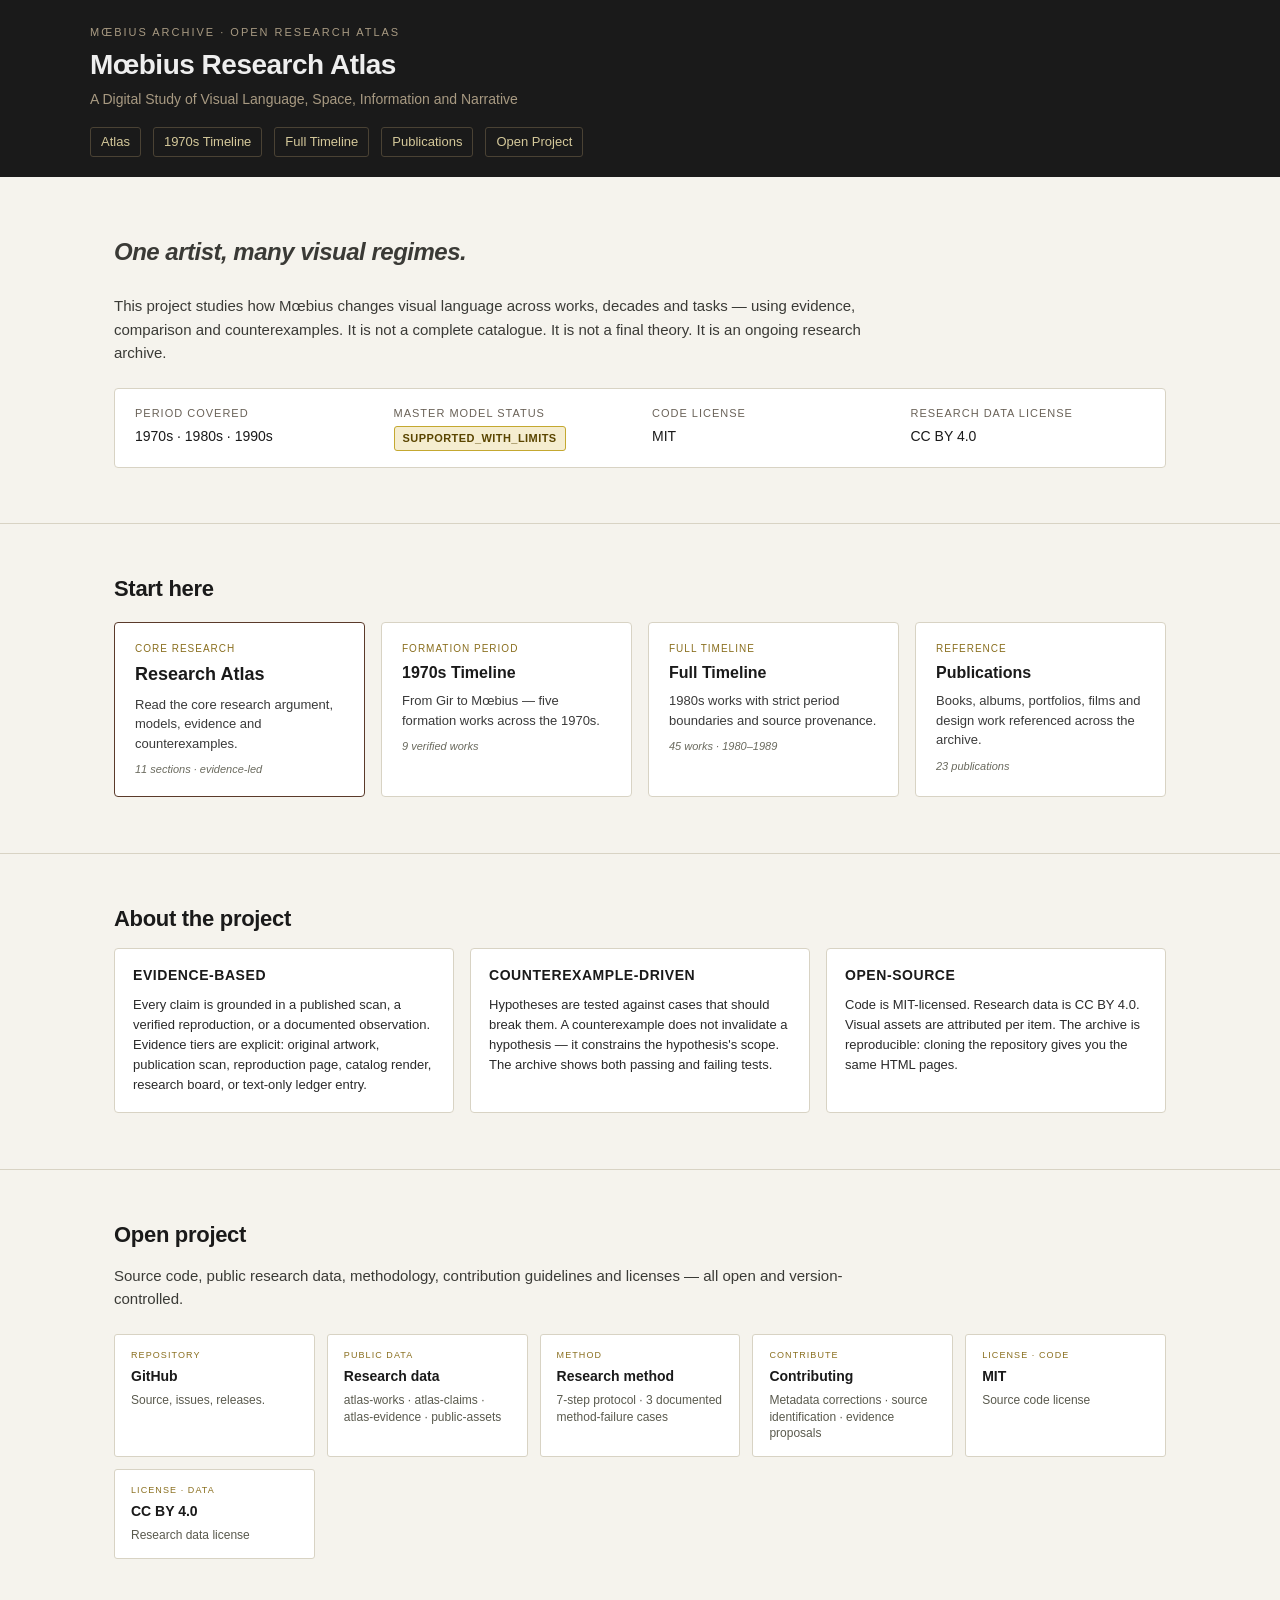
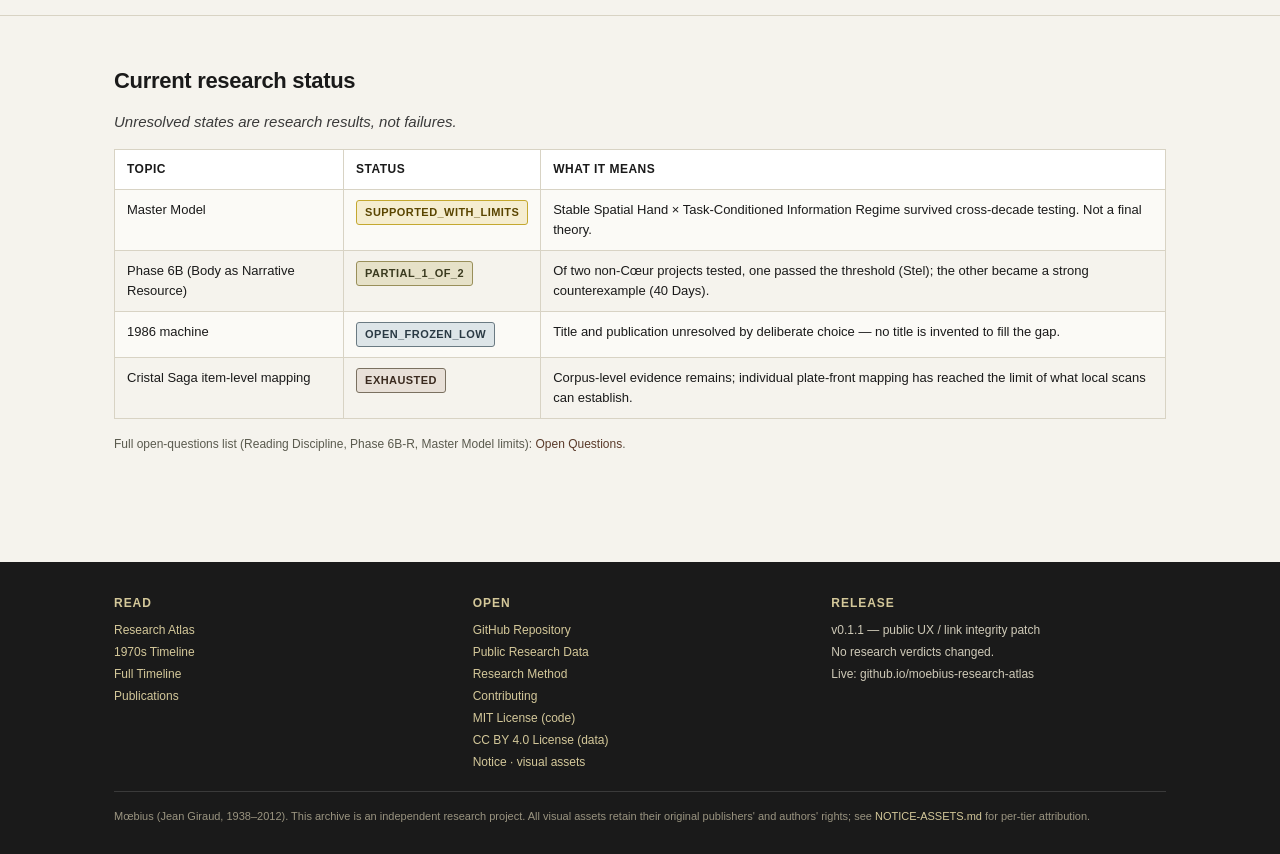
<file: index.html>
<!doctype html>
<html lang="en">
<head>
<meta charset="utf-8"/>
<meta name="viewport" content="width=device-width,initial-scale=1"/>
<title>Mœbius Research Atlas — A Digital Study of Visual Language, Space, Information and Narrative</title>
<meta name="description" content="A digital research atlas of Mœbius (Jean Giraud). Evidence-led model of how visual language changes across decades, projects and tasks. Counterexample-driven, open-source, transparent about its limits."/>
<link rel="stylesheet" href="css/research-atlas.css"/>
</head>
<body>

<a class="skip" href="#main">Skip to content</a>

<header class="atlas-header">
<div class="atlas-header-inner">
<div class="atlas-eyebrow">MŒBIUS ARCHIVE · OPEN RESEARCH ATLAS</div>
<h1>Mœbius Research Atlas</h1>
<p class="atlas-subtitle">A Digital Study of Visual Language, Space, Information and Narrative</p>
<nav class="atlas-nav" aria-label="Atlas primary navigation">
<a href="research-atlas.html">Atlas</a>
<a href="timeline_1970s.html">1970s Timeline</a>
<a href="timeline.html">Full Timeline</a>
<a href="publications.html">Publications</a>
<a href="#open-project">Open Project</a>
</nav>
</div>
</header>

<main id="main">

<section class="atlas-section section-hero" id="hero">
<div class="container">
<p class="hero-one-liner">One artist, many visual regimes.</p>
<p>This project studies how Mœbius changes visual language across works, decades and tasks — using evidence, comparison and counterexamples. It is not a complete catalogue. It is not a final theory. It is an ongoing research archive.</p>
<dl class="hero-meta">
<div><dt>Period covered</dt><dd>1970s · 1980s · 1990s</dd></div>
<div><dt>Master model status</dt><dd><span class="badge badge-supported-with-limits">SUPPORTED_WITH_LIMITS</span></dd></div>
<div><dt>Code license</dt><dd>MIT</dd></div>
<div><dt>Research data license</dt><dd>CC BY 4.0</dd></div>
</dl>
</div>
</section>

<section class="atlas-section" id="start-here">
<div class="container">
<h2>Start here</h2>
<div class="portal-grid">
<a class="portal-card portal-primary" href="research-atlas.html">
<div class="portal-eyebrow">Core research</div>
<h3>Research Atlas</h3>
<p>Read the core research argument, models, evidence and counterexamples.</p>
<div class="portal-meta">11 sections · evidence-led</div>
</a>
<a class="portal-card" href="timeline_1970s.html">
<div class="portal-eyebrow">Formation period</div>
<h3>1970s Timeline</h3>
<p>From Gir to Mœbius — five formation works across the 1970s.</p>
<div class="portal-meta">9 verified works</div>
</a>
<a class="portal-card" href="timeline.html">
<div class="portal-eyebrow">Full timeline</div>
<h3>Full Timeline</h3>
<p>1980s works with strict period boundaries and source provenance.</p>
<div class="portal-meta">45 works · 1980–1989</div>
</a>
<a class="portal-card" href="publications.html">
<div class="portal-eyebrow">Reference</div>
<h3>Publications</h3>
<p>Books, albums, portfolios, films and design work referenced across the archive.</p>
<div class="portal-meta">23 publications</div>
</a>
</div>
</div>
</section>

<section class="atlas-section" id="about">
<div class="container">
<h2>About the project</h2>
<div class="about-grid">
<div class="about-card">
<h4>Evidence-based</h4>
<p>Every claim is grounded in a published scan, a verified reproduction, or a documented observation. Evidence tiers are explicit: original artwork, publication scan, reproduction page, catalog render, research board, or text-only ledger entry.</p>
</div>
<div class="about-card">
<h4>Counterexample-driven</h4>
<p>Hypotheses are tested against cases that should break them. A counterexample does not invalidate a hypothesis — it constrains the hypothesis's scope. The archive shows both passing and failing tests.</p>
</div>
<div class="about-card">
<h4>Open-source</h4>
<p>Code is MIT-licensed. Research data is CC BY 4.0. Visual assets are attributed per item. The archive is reproducible: cloning the repository gives you the same HTML pages.</p>
</div>
</div>
</div>
</section>

<section class="atlas-section" id="open-project">
<div class="container">
<h2>Open project</h2>
<p class="section-lede">Source code, public research data, methodology, contribution guidelines and licenses — all open and version-controlled.</p>
<div class="open-grid">
<a class="open-card" href="https://github.com/conanxin/moebius-research-atlas" target="_blank" rel="noopener">
<div class="open-eyebrow">Repository</div>
<h4>GitHub</h4>
<p>Source, issues, releases.</p>
</a>
<a class="open-card" href="data/public/README.md">
<div class="open-eyebrow">Public data</div>
<h4>Research data</h4>
<p>atlas-works · atlas-claims · atlas-evidence · public-assets</p>
</a>
<a class="open-card" href="https://github.com/conanxin/moebius-research-atlas/blob/main/docs/RESEARCH_METHOD.md" target="_blank" rel="noopener">
<div class="open-eyebrow">Method</div>
<h4>Research method</h4>
<p>7-step protocol · 3 documented method-failure cases</p>
</a>
<a class="open-card" href="https://github.com/conanxin/moebius-research-atlas/blob/main/CONTRIBUTING.md" target="_blank" rel="noopener">
<div class="open-eyebrow">Contribute</div>
<h4>Contributing</h4>
<p>Metadata corrections · source identification · evidence proposals</p>
</a>
<a class="open-card" href="LICENSE">
<div class="open-eyebrow">License · code</div>
<h4>MIT</h4>
<p>Source code license</p>
</a>
<a class="open-card" href="LICENSE-DATA.md">
<div class="open-eyebrow">License · data</div>
<h4>CC BY 4.0</h4>
<p>Research data license</p>
</a>
</div>
</div>
</section>

<section class="atlas-section" id="status">
<div class="container">
<h2>Current research status</h2>
<p class="status-lede">Unresolved states are research results, not failures.</p>
<table class="status-table">
<thead><tr><th>Topic</th><th>Status</th><th>What it means</th></tr></thead>
<tbody>
<tr>
<td>Master Model</td>
<td><span class="badge badge-supported-with-limits">SUPPORTED_WITH_LIMITS</span></td>
<td>Stable Spatial Hand × Task-Conditioned Information Regime survived cross-decade testing. Not a final theory.</td>
</tr>
<tr>
<td>Phase 6B (Body as Narrative Resource)</td>
<td><span class="badge badge-partial">PARTIAL_1_OF_2</span></td>
<td>Of two non-Cœur projects tested, one passed the threshold (Stel); the other became a strong counterexample (40 Days).</td>
</tr>
<tr>
<td>1986 machine</td>
<td><span class="badge badge-open-frozen">OPEN_FROZEN_LOW</span></td>
<td>Title and publication unresolved by deliberate choice — no title is invented to fill the gap.</td>
</tr>
<tr>
<td>Cristal Saga item-level mapping</td>
<td><span class="badge badge-exhausted">EXHAUSTED</span></td>
<td>Corpus-level evidence remains; individual plate-front mapping has reached the limit of what local scans can establish.</td>
</tr>
</tbody>
</table>
<p class="status-footnote">Full open-questions list (Reading Discipline, Phase 6B-R, Master Model limits): <a href="research-atlas.html#section-11">Open Questions</a>.</p>
</div>
</section>

</main>

<footer class="atlas-footer">
<div class="container">
<div class="footer-grid">
<div>
<h5>Read</h5>
<ul>
<li><a href="research-atlas.html">Research Atlas</a></li>
<li><a href="timeline_1970s.html">1970s Timeline</a></li>
<li><a href="timeline.html">Full Timeline</a></li>
<li><a href="publications.html">Publications</a></li>
</ul>
</div>
<div>
<h5>Open</h5>
<ul>
<li><a href="https://github.com/conanxin/moebius-research-atlas" target="_blank" rel="noopener">GitHub Repository</a></li>
<li><a href="data/public/README.md">Public Research Data</a></li>
<li><a href="https://github.com/conanxin/moebius-research-atlas/blob/main/docs/RESEARCH_METHOD.md" target="_blank" rel="noopener">Research Method</a></li>
<li><a href="https://github.com/conanxin/moebius-research-atlas/blob/main/CONTRIBUTING.md" target="_blank" rel="noopener">Contributing</a></li>
<li><a href="LICENSE">MIT License (code)</a></li>
<li><a href="LICENSE-DATA.md">CC BY 4.0 License (data)</a></li>
<li><a href="NOTICE-ASSETS.md">Notice · visual assets</a></li>
</ul>
</div>
<div>
<h5>Release</h5>
<ul>
<li>v0.1.1 — public UX / link integrity patch</li>
<li>No research verdicts changed.</li>
<li>Live: github.io/moebius-research-atlas</li>
</ul>
</div>
</div>
<p class="footer-meta">Mœbius (Jean Giraud, 1938–2012). This archive is an independent research project. All visual assets retain their original publishers' and authors' rights; see <a href="NOTICE-ASSETS.md">NOTICE-ASSETS.md</a> for per-tier attribution.</p>
</div>
</footer>

</body>
</html>
</file>
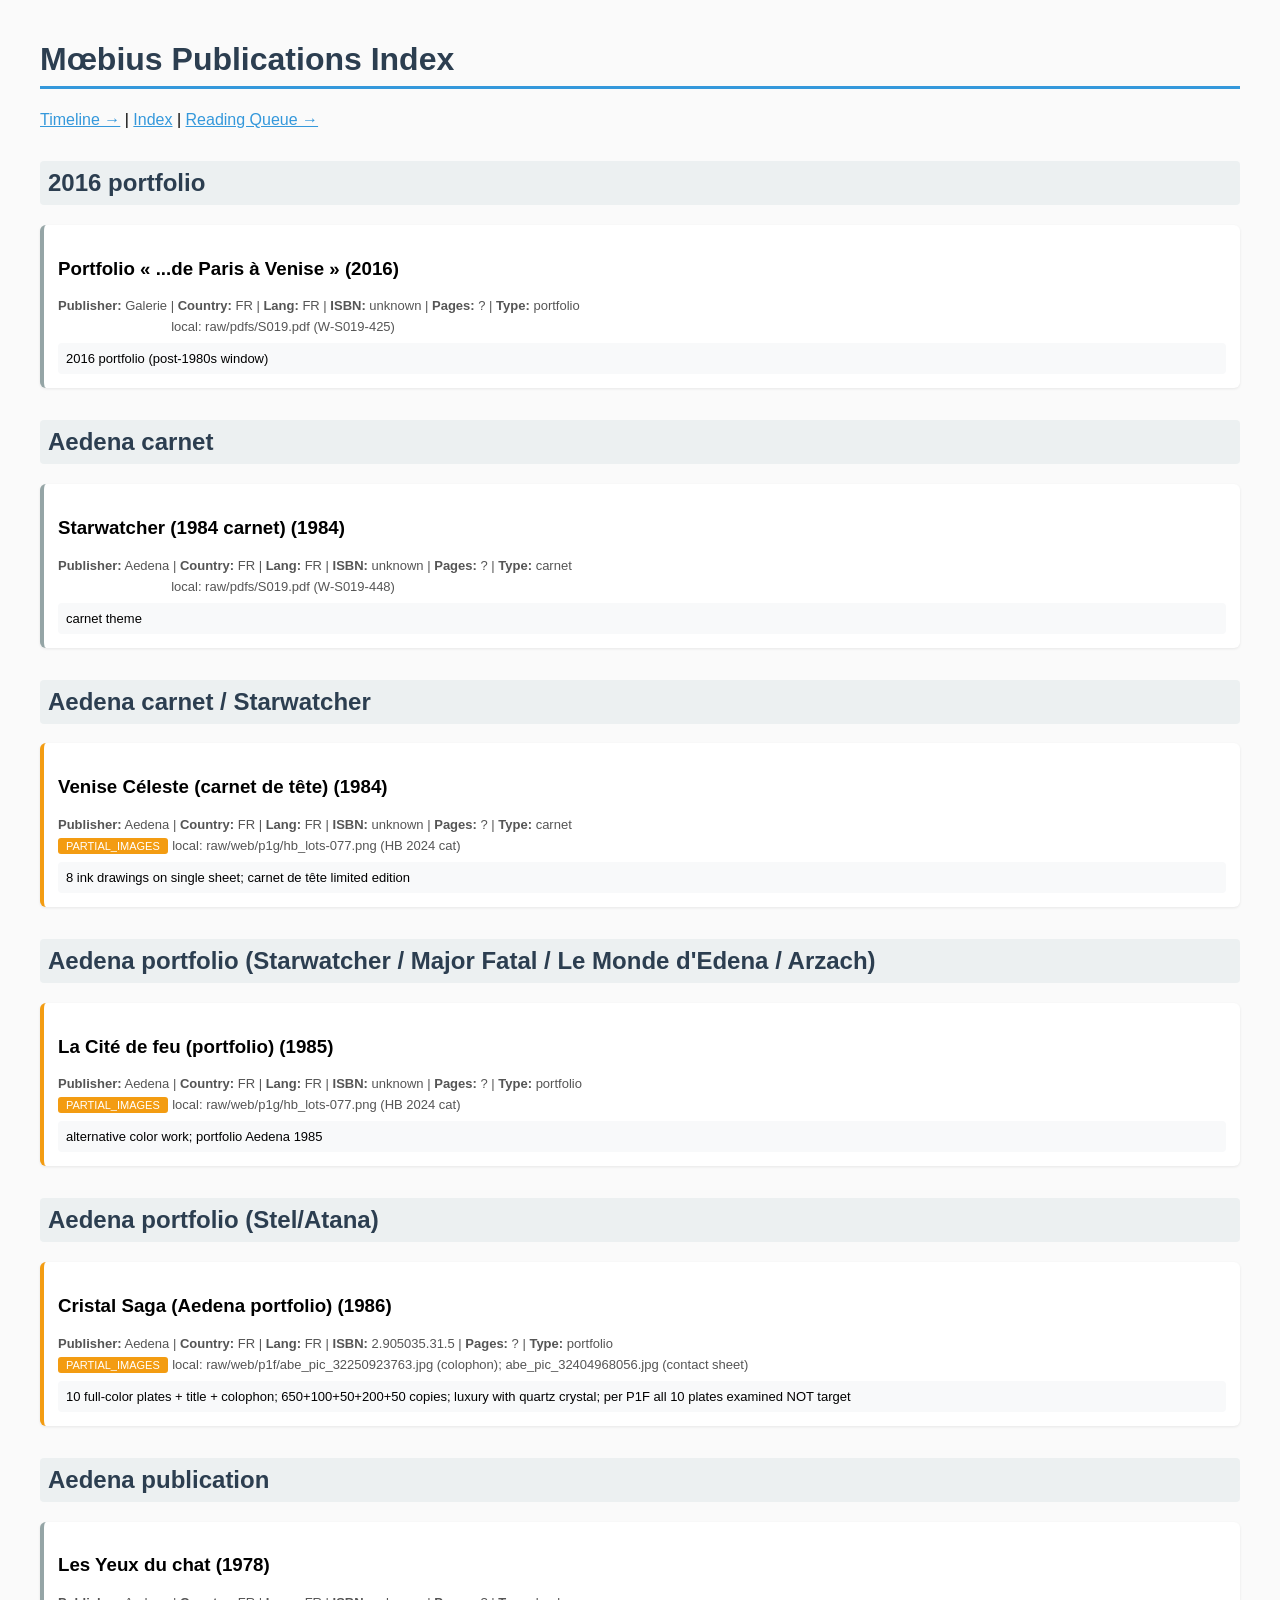
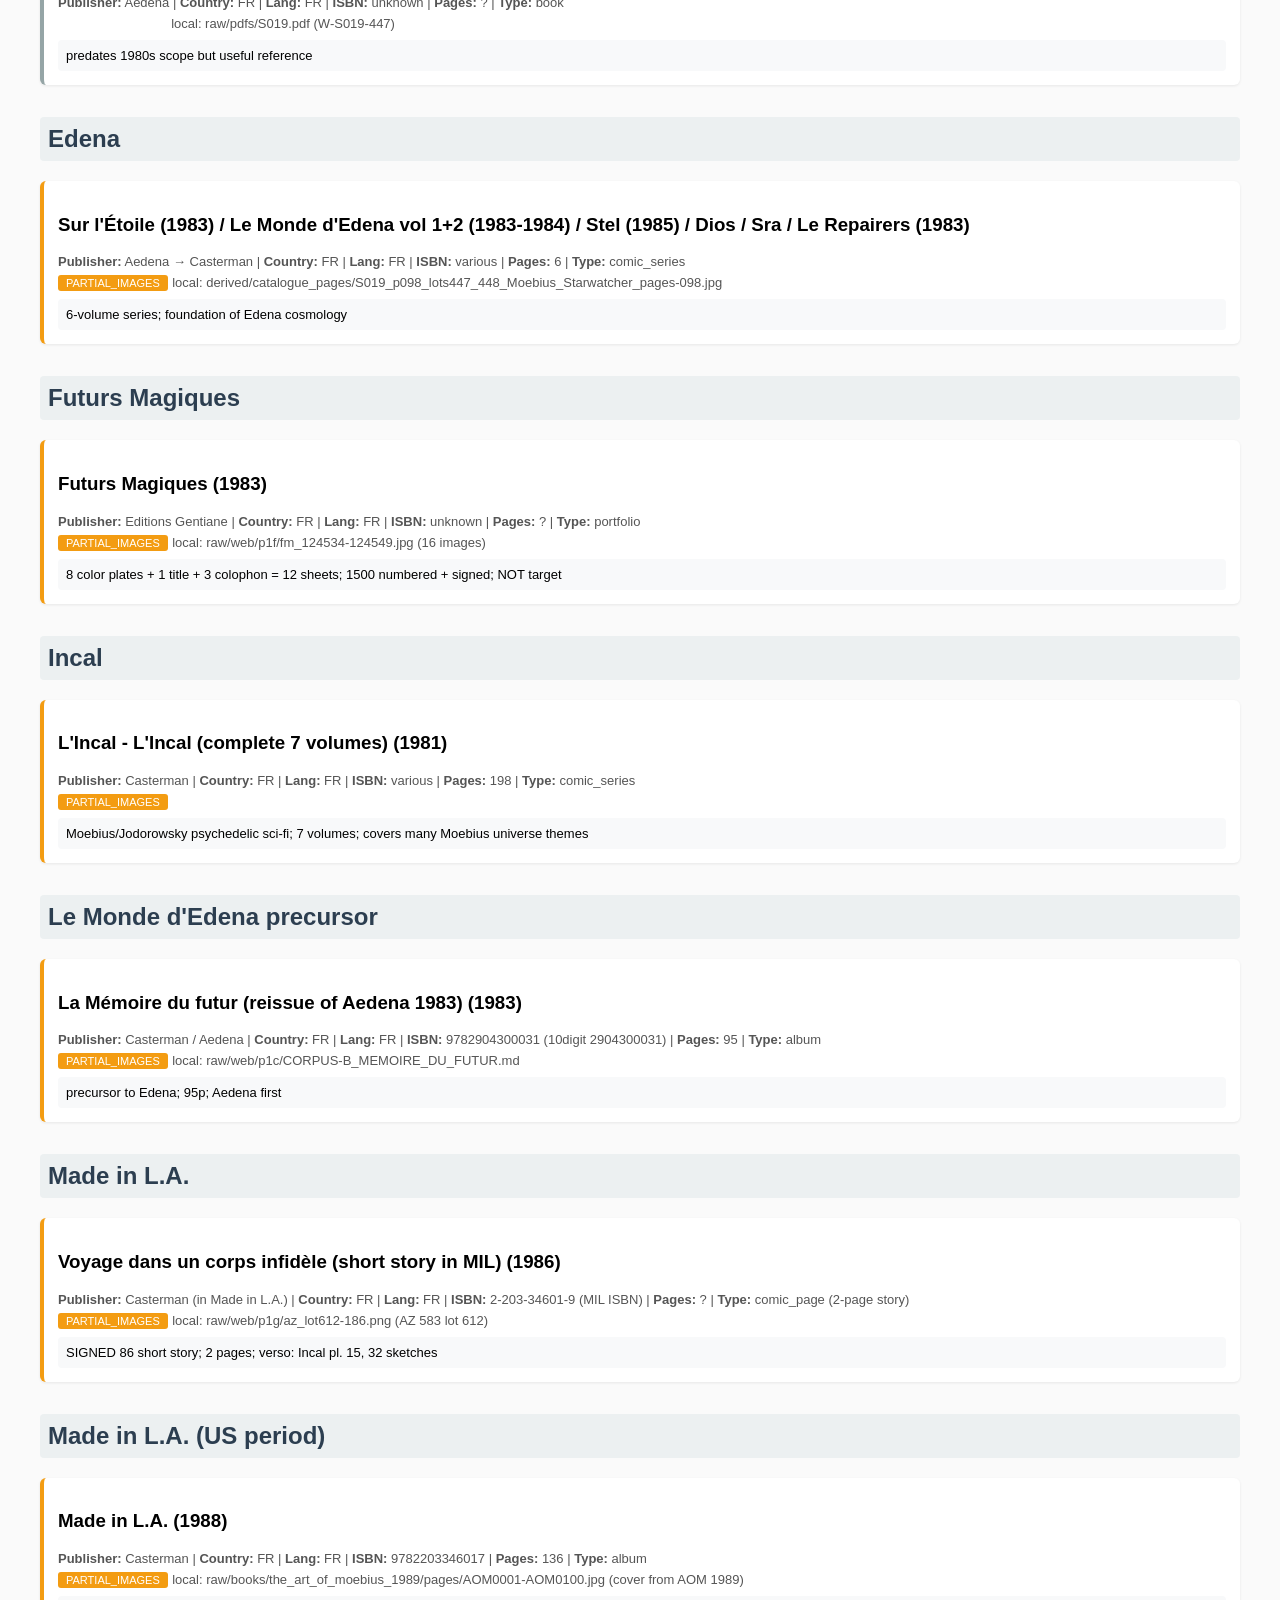
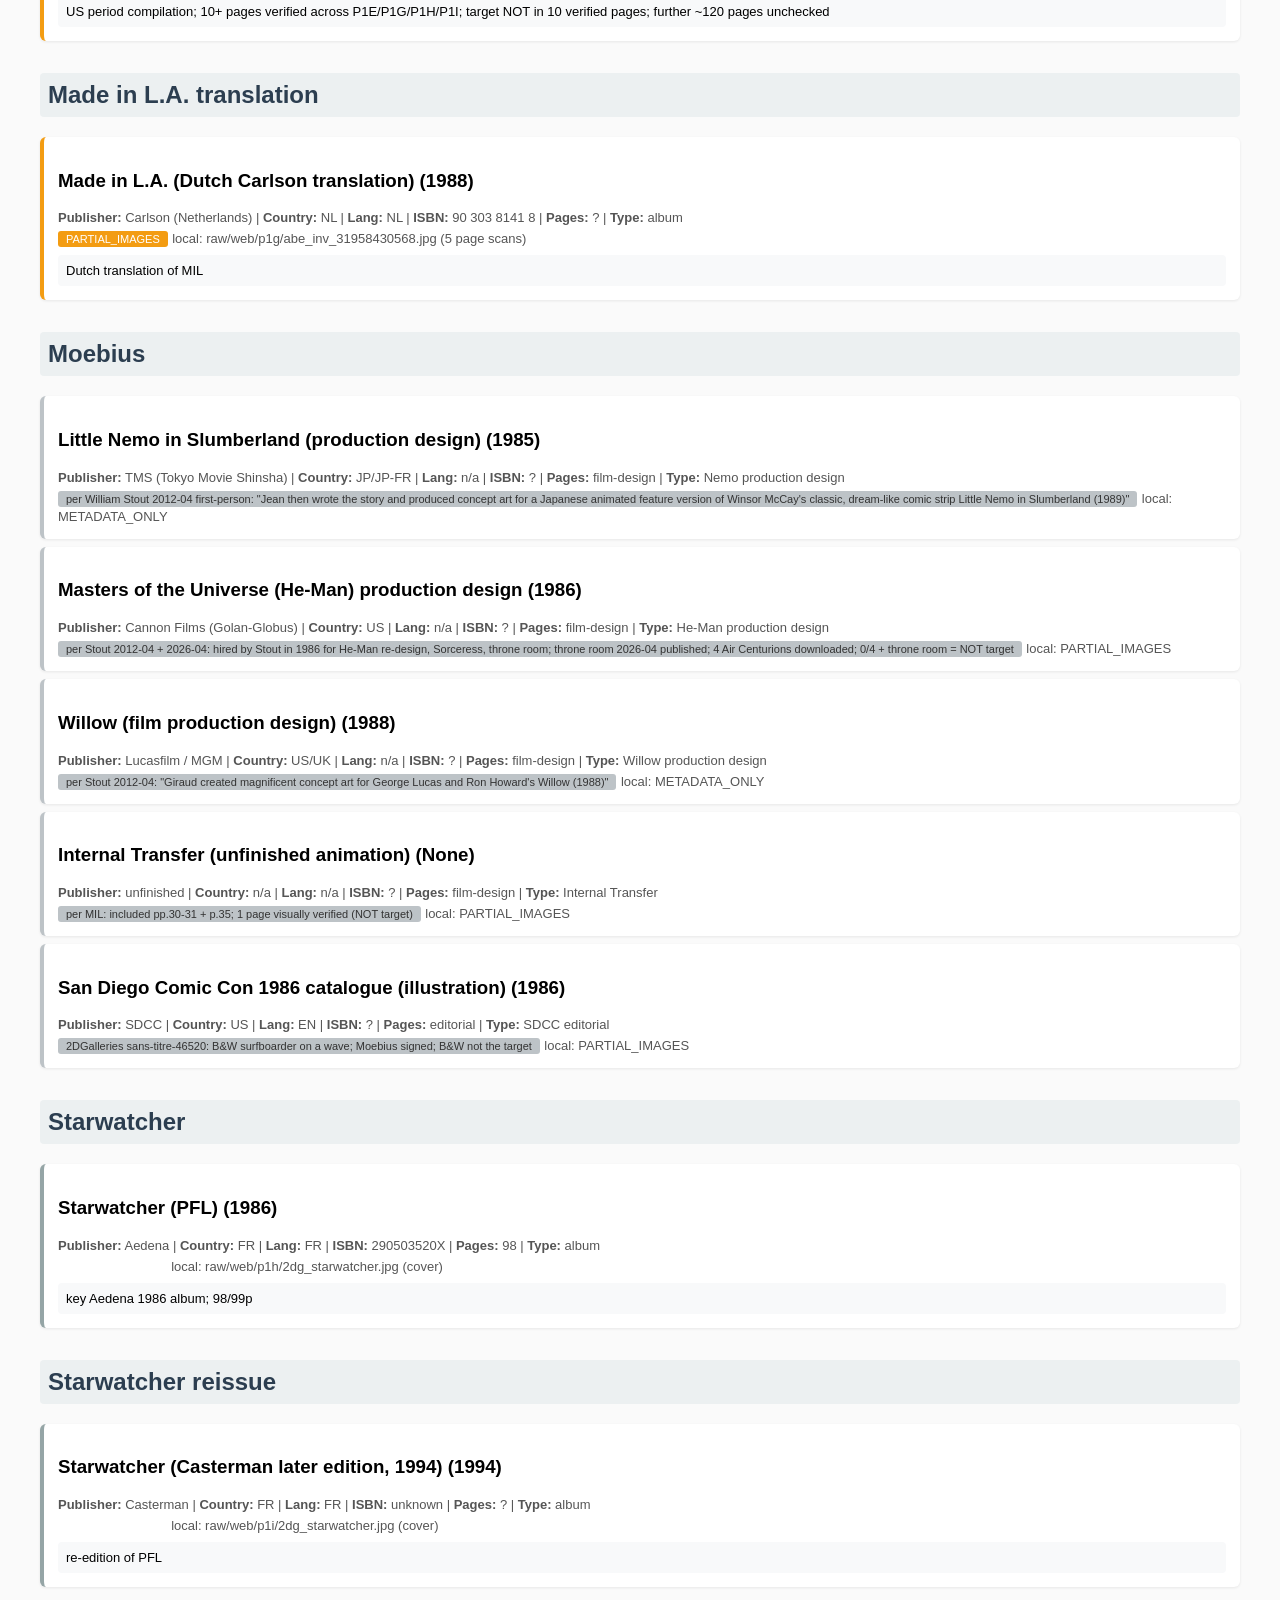
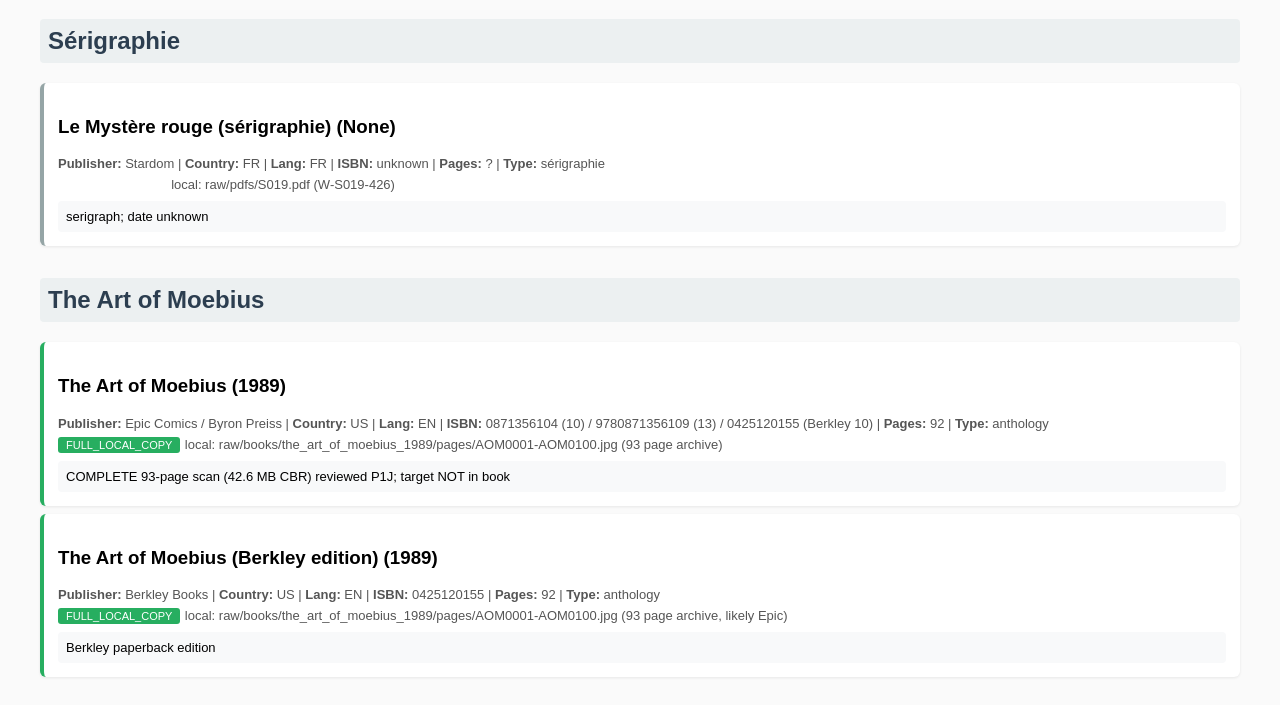
<file: publications.html>
<!DOCTYPE html>
<html lang="en">
<head>
<meta charset="utf-8">
<title>Moebius Publications Index</title>
<style>
body { font-family: -apple-system, sans-serif; max-width: 1200px; margin: 0 auto; padding: 20px; background: #fafafa; }
h1 { color: #2c3e50; border-bottom: 3px solid #3498db; padding-bottom: 8px; }
h2 { color: #2c3e50; margin-top: 32px; padding: 8px; background: #ecf0f1; border-radius: 4px; }
.pub-card { background: white; padding: 14px; margin: 8px 0; border-radius: 6px; box-shadow: 0 1px 3px rgba(0,0,0,.08); border-left: 4px solid #3498db; }
.pub-card.full { border-left-color: #27ae60; }
.pub-card.partial { border-left-color: #f39c12; }
.pub-card.metadata { border-left-color: #95a5a6; }
.pub-card.none { border-left-color: #bdc3c7; }
.coverage { display: inline-block; padding: 2px 8px; border-radius: 3px; font-size: 11px; color: white; }
.coverage-full { background: #27ae60; }
.coverage-partial { background: #f39c12; }
.coverage-meta { background: #95a5a6; }
.coverage-none { background: #bdc3c7; color: #333; }
.meta { color: #555; font-size: 13px; margin: 4px 0; }
.notes { background: #f8f9fa; padding: 8px; margin-top: 8px; border-radius: 4px; font-size: 13px; }
a { color: #3498db; }
</style>
</head>
<body>
<h1>Mœbius Publications Index</h1>
<p><a href="timeline.html">Timeline →</a> | <a href="index.html">Index</a> | <a href="https://github.com/conanxin/moebius-research-atlas/blob/main/studies/READING_QUEUE_1980S.md">Reading Queue →</a></p>
<h2>2016 portfolio</h2><div class="pub-card metadata"><h3>Portfolio « ...de Paris à Venise » (2016)</h3><div class="meta"><strong>Publisher:</strong> Galerie | <strong>Country:</strong> FR | <strong>Lang:</strong> FR | <strong>ISBN:</strong> unknown | <strong>Pages:</strong> ? | <strong>Type:</strong> portfolio</div><span class="coverage coverage-metadata">METADATA_ONLY</span> <span class="meta">local: raw/pdfs/S019.pdf (W-S019-425)</span><div class="notes">2016 portfolio (post-1980s window)</div></div><h2>Aedena carnet</h2><div class="pub-card metadata"><h3>Starwatcher (1984 carnet) (1984)</h3><div class="meta"><strong>Publisher:</strong> Aedena | <strong>Country:</strong> FR | <strong>Lang:</strong> FR | <strong>ISBN:</strong> unknown | <strong>Pages:</strong> ? | <strong>Type:</strong> carnet</div><span class="coverage coverage-metadata">METADATA_ONLY</span> <span class="meta">local: raw/pdfs/S019.pdf (W-S019-448)</span><div class="notes">carnet theme</div></div><h2>Aedena carnet / Starwatcher</h2><div class="pub-card partial"><h3>Venise Céleste (carnet de tête) (1984)</h3><div class="meta"><strong>Publisher:</strong> Aedena | <strong>Country:</strong> FR | <strong>Lang:</strong> FR | <strong>ISBN:</strong> unknown | <strong>Pages:</strong> ? | <strong>Type:</strong> carnet</div><span class="coverage coverage-partial">PARTIAL_IMAGES</span> <span class="meta">local: raw/web/p1g/hb_lots-077.png (HB 2024 cat)</span><div class="notes">8 ink drawings on single sheet; carnet de tête limited edition</div></div><h2>Aedena portfolio (Starwatcher / Major Fatal / Le Monde d'Edena / Arzach)</h2><div class="pub-card partial"><h3>La Cité de feu (portfolio) (1985)</h3><div class="meta"><strong>Publisher:</strong> Aedena | <strong>Country:</strong> FR | <strong>Lang:</strong> FR | <strong>ISBN:</strong> unknown | <strong>Pages:</strong> ? | <strong>Type:</strong> portfolio</div><span class="coverage coverage-partial">PARTIAL_IMAGES</span> <span class="meta">local: raw/web/p1g/hb_lots-077.png (HB 2024 cat)</span><div class="notes">alternative color work; portfolio Aedena 1985</div></div><h2>Aedena portfolio (Stel/Atana)</h2><div class="pub-card partial"><h3>Cristal Saga (Aedena portfolio) (1986)</h3><div class="meta"><strong>Publisher:</strong> Aedena | <strong>Country:</strong> FR | <strong>Lang:</strong> FR | <strong>ISBN:</strong> 2.905035.31.5 | <strong>Pages:</strong> ? | <strong>Type:</strong> portfolio</div><span class="coverage coverage-partial">PARTIAL_IMAGES</span> <span class="meta">local: raw/web/p1f/abe_pic_32250923763.jpg (colophon); abe_pic_32404968056.jpg (contact sheet)</span><div class="notes">10 full-color plates + title + colophon; 650+100+50+200+50 copies; luxury with quartz crystal; per P1F all 10 plates examined NOT target</div></div><h2>Aedena publication</h2><div class="pub-card metadata"><h3>Les Yeux du chat (1978)</h3><div class="meta"><strong>Publisher:</strong> Aedena | <strong>Country:</strong> FR | <strong>Lang:</strong> FR | <strong>ISBN:</strong> unknown | <strong>Pages:</strong> ? | <strong>Type:</strong> book</div><span class="coverage coverage-metadata">METADATA_ONLY</span> <span class="meta">local: raw/pdfs/S019.pdf (W-S019-447)</span><div class="notes">predates 1980s scope but useful reference</div></div><h2>Edena</h2><div class="pub-card partial"><h3>Sur l'Étoile (1983) / Le Monde d'Edena vol 1+2 (1983-1984) / Stel (1985) / Dios / Sra / Le Repairers (1983)</h3><div class="meta"><strong>Publisher:</strong> Aedena → Casterman | <strong>Country:</strong> FR | <strong>Lang:</strong> FR | <strong>ISBN:</strong> various | <strong>Pages:</strong> 6 | <strong>Type:</strong> comic_series</div><span class="coverage coverage-partial">PARTIAL_IMAGES</span> <span class="meta">local: derived/catalogue_pages/S019_p098_lots447_448_Moebius_Starwatcher_pages-098.jpg</span><div class="notes">6-volume series; foundation of Edena cosmology</div></div><h2>Futurs Magiques</h2><div class="pub-card partial"><h3>Futurs Magiques (1983)</h3><div class="meta"><strong>Publisher:</strong> Editions Gentiane | <strong>Country:</strong> FR | <strong>Lang:</strong> FR | <strong>ISBN:</strong> unknown | <strong>Pages:</strong> ? | <strong>Type:</strong> portfolio</div><span class="coverage coverage-partial">PARTIAL_IMAGES</span> <span class="meta">local: raw/web/p1f/fm_124534-124549.jpg (16 images)</span><div class="notes">8 color plates + 1 title + 3 colophon = 12 sheets; 1500 numbered + signed; NOT target</div></div><h2>Incal</h2><div class="pub-card partial"><h3>L'Incal - L'Incal (complete 7 volumes) (1981)</h3><div class="meta"><strong>Publisher:</strong> Casterman | <strong>Country:</strong> FR | <strong>Lang:</strong> FR | <strong>ISBN:</strong> various | <strong>Pages:</strong> 198 | <strong>Type:</strong> comic_series</div><span class="coverage coverage-partial">PARTIAL_IMAGES</span><div class="notes">Moebius/Jodorowsky psychedelic sci-fi; 7 volumes; covers many Moebius universe themes</div></div><h2>Le Monde d'Edena precursor</h2><div class="pub-card partial"><h3>La Mémoire du futur (reissue of Aedena 1983) (1983)</h3><div class="meta"><strong>Publisher:</strong> Casterman / Aedena | <strong>Country:</strong> FR | <strong>Lang:</strong> FR | <strong>ISBN:</strong> 9782904300031 (10digit 2904300031) | <strong>Pages:</strong> 95 | <strong>Type:</strong> album</div><span class="coverage coverage-partial">PARTIAL_IMAGES</span> <span class="meta">local: raw/web/p1c/CORPUS-B_MEMOIRE_DU_FUTUR.md</span><div class="notes">precursor to Edena; 95p; Aedena first</div></div><h2>Made in L.A.</h2><div class="pub-card partial"><h3>Voyage dans un corps infidèle (short story in MIL) (1986)</h3><div class="meta"><strong>Publisher:</strong> Casterman (in Made in L.A.) | <strong>Country:</strong> FR | <strong>Lang:</strong> FR | <strong>ISBN:</strong> 2-203-34601-9 (MIL ISBN) | <strong>Pages:</strong> ? | <strong>Type:</strong> comic_page (2-page story)</div><span class="coverage coverage-partial">PARTIAL_IMAGES</span> <span class="meta">local: raw/web/p1g/az_lot612-186.png (AZ 583 lot 612)</span><div class="notes">SIGNED 86 short story; 2 pages; verso: Incal pl. 15, 32 sketches</div></div><h2>Made in L.A. (US period)</h2><div class="pub-card partial"><h3>Made in L.A. (1988)</h3><div class="meta"><strong>Publisher:</strong> Casterman | <strong>Country:</strong> FR | <strong>Lang:</strong> FR | <strong>ISBN:</strong> 9782203346017 | <strong>Pages:</strong> 136 | <strong>Type:</strong> album</div><span class="coverage coverage-partial">PARTIAL_IMAGES</span> <span class="meta">local: raw/books/the_art_of_moebius_1989/pages/AOM0001-AOM0100.jpg (cover from AOM 1989)</span><div class="notes">US period compilation; 10+ pages verified across P1E/P1G/P1H/P1I; target NOT in 10 verified pages; further ~120 pages unchecked</div></div><h2>Made in L.A. translation</h2><div class="pub-card partial"><h3>Made in L.A. (Dutch Carlson translation) (1988)</h3><div class="meta"><strong>Publisher:</strong> Carlson (Netherlands) | <strong>Country:</strong> NL | <strong>Lang:</strong> NL | <strong>ISBN:</strong> 90 303 8141 8 | <strong>Pages:</strong> ? | <strong>Type:</strong> album</div><span class="coverage coverage-partial">PARTIAL_IMAGES</span> <span class="meta">local: raw/web/p1g/abe_inv_31958430568.jpg (5 page scans)</span><div class="notes">Dutch translation of MIL</div></div><h2>Moebius</h2><div class="pub-card none"><h3>Little Nemo in Slumberland (production design) (1985)</h3><div class="meta"><strong>Publisher:</strong> TMS (Tokyo Movie Shinsha) | <strong>Country:</strong> JP/JP-FR | <strong>Lang:</strong> n/a | <strong>ISBN:</strong> ? | <strong>Pages:</strong> film-design | <strong>Type:</strong> Nemo production design</div><span class="coverage coverage-none">per William Stout 2012-04 first-person: "Jean then wrote the story and produced concept art for a Japanese animated feature version of Winsor McCay's classic, dream-like comic strip Little Nemo in Slumberland (1989)"</span> <span class="meta">local: METADATA_ONLY</span></div><div class="pub-card none"><h3>Masters of the Universe (He-Man) production design (1986)</h3><div class="meta"><strong>Publisher:</strong> Cannon Films (Golan-Globus) | <strong>Country:</strong> US | <strong>Lang:</strong> n/a | <strong>ISBN:</strong> ? | <strong>Pages:</strong> film-design | <strong>Type:</strong> He-Man production design</div><span class="coverage coverage-none">per Stout 2012-04 + 2026-04: hired by Stout in 1986 for He-Man re-design, Sorceress, throne room; throne room 2026-04 published; 4 Air Centurions downloaded; 0/4 + throne room = NOT target</span> <span class="meta">local: PARTIAL_IMAGES</span></div><div class="pub-card none"><h3>Willow (film production design) (1988)</h3><div class="meta"><strong>Publisher:</strong> Lucasfilm / MGM | <strong>Country:</strong> US/UK | <strong>Lang:</strong> n/a | <strong>ISBN:</strong> ? | <strong>Pages:</strong> film-design | <strong>Type:</strong> Willow production design</div><span class="coverage coverage-none">per Stout 2012-04: "Giraud created magnificent concept art for George Lucas and Ron Howard's Willow (1988)"</span> <span class="meta">local: METADATA_ONLY</span></div><div class="pub-card none"><h3>Internal Transfer (unfinished animation) (None)</h3><div class="meta"><strong>Publisher:</strong> unfinished | <strong>Country:</strong> n/a | <strong>Lang:</strong> n/a | <strong>ISBN:</strong> ? | <strong>Pages:</strong> film-design | <strong>Type:</strong> Internal Transfer</div><span class="coverage coverage-none">per MIL: included pp.30-31 + p.35; 1 page visually verified (NOT target)</span> <span class="meta">local: PARTIAL_IMAGES</span></div><div class="pub-card none"><h3>San Diego Comic Con 1986 catalogue (illustration) (1986)</h3><div class="meta"><strong>Publisher:</strong> SDCC | <strong>Country:</strong> US | <strong>Lang:</strong> EN | <strong>ISBN:</strong> ? | <strong>Pages:</strong> editorial | <strong>Type:</strong> SDCC editorial</div><span class="coverage coverage-none">2DGalleries sans-titre-46520: B&W surfboarder on a wave; Moebius signed; B&W not the target</span> <span class="meta">local: PARTIAL_IMAGES</span></div><h2>Starwatcher</h2><div class="pub-card metadata"><h3>Starwatcher (PFL) (1986)</h3><div class="meta"><strong>Publisher:</strong> Aedena | <strong>Country:</strong> FR | <strong>Lang:</strong> FR | <strong>ISBN:</strong> 290503520X | <strong>Pages:</strong> 98 | <strong>Type:</strong> album</div><span class="coverage coverage-metadata">METADATA_ONLY</span> <span class="meta">local: raw/web/p1h/2dg_starwatcher.jpg (cover)</span><div class="notes">key Aedena 1986 album; 98/99p</div></div><h2>Starwatcher reissue</h2><div class="pub-card metadata"><h3>Starwatcher (Casterman later edition, 1994) (1994)</h3><div class="meta"><strong>Publisher:</strong> Casterman | <strong>Country:</strong> FR | <strong>Lang:</strong> FR | <strong>ISBN:</strong> unknown | <strong>Pages:</strong> ? | <strong>Type:</strong> album</div><span class="coverage coverage-metadata">METADATA_ONLY</span> <span class="meta">local: raw/web/p1i/2dg_starwatcher.jpg (cover)</span><div class="notes">re-edition of PFL</div></div><h2>Sérigraphie</h2><div class="pub-card metadata"><h3>Le Mystère rouge (sérigraphie) (None)</h3><div class="meta"><strong>Publisher:</strong> Stardom | <strong>Country:</strong> FR | <strong>Lang:</strong> FR | <strong>ISBN:</strong> unknown | <strong>Pages:</strong> ? | <strong>Type:</strong> sérigraphie</div><span class="coverage coverage-metadata">METADATA_ONLY</span> <span class="meta">local: raw/pdfs/S019.pdf (W-S019-426)</span><div class="notes">serigraph; date unknown</div></div><h2>The Art of Moebius</h2><div class="pub-card full"><h3>The Art of Moebius (1989)</h3><div class="meta"><strong>Publisher:</strong> Epic Comics / Byron Preiss | <strong>Country:</strong> US | <strong>Lang:</strong> EN | <strong>ISBN:</strong> 0871356104 (10) / 9780871356109 (13) / 0425120155 (Berkley 10) | <strong>Pages:</strong> 92 | <strong>Type:</strong> anthology</div><span class="coverage coverage-full">FULL_LOCAL_COPY</span> <span class="meta">local: raw/books/the_art_of_moebius_1989/pages/AOM0001-AOM0100.jpg (93 page archive)</span><div class="notes">COMPLETE 93-page scan (42.6 MB CBR) reviewed P1J; target NOT in book</div></div><div class="pub-card full"><h3>The Art of Moebius (Berkley edition) (1989)</h3><div class="meta"><strong>Publisher:</strong> Berkley Books | <strong>Country:</strong> US | <strong>Lang:</strong> EN | <strong>ISBN:</strong> 0425120155 | <strong>Pages:</strong> 92 | <strong>Type:</strong> anthology</div><span class="coverage coverage-full">FULL_LOCAL_COPY</span> <span class="meta">local: raw/books/the_art_of_moebius_1989/pages/AOM0001-AOM0100.jpg (93 page archive, likely Epic)</span><div class="notes">Berkley paperback edition</div></div></body></html>
</file>
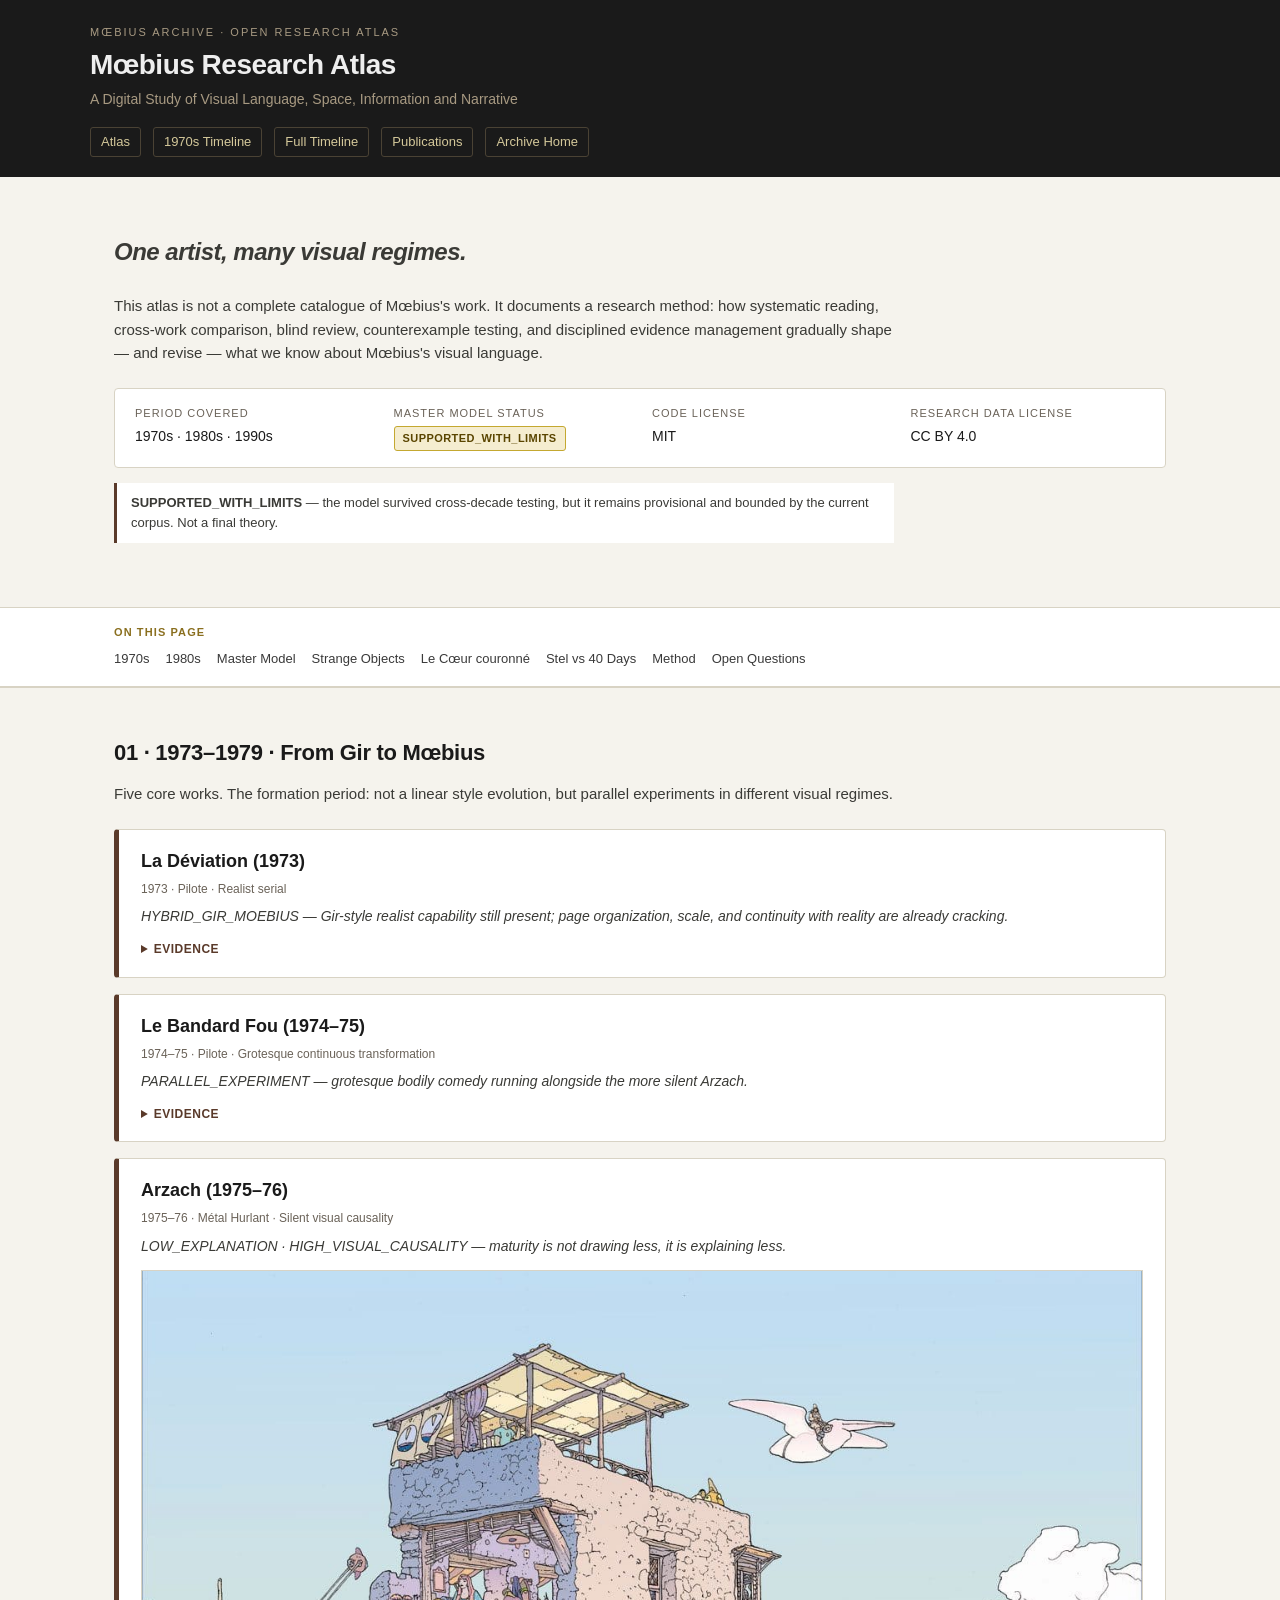
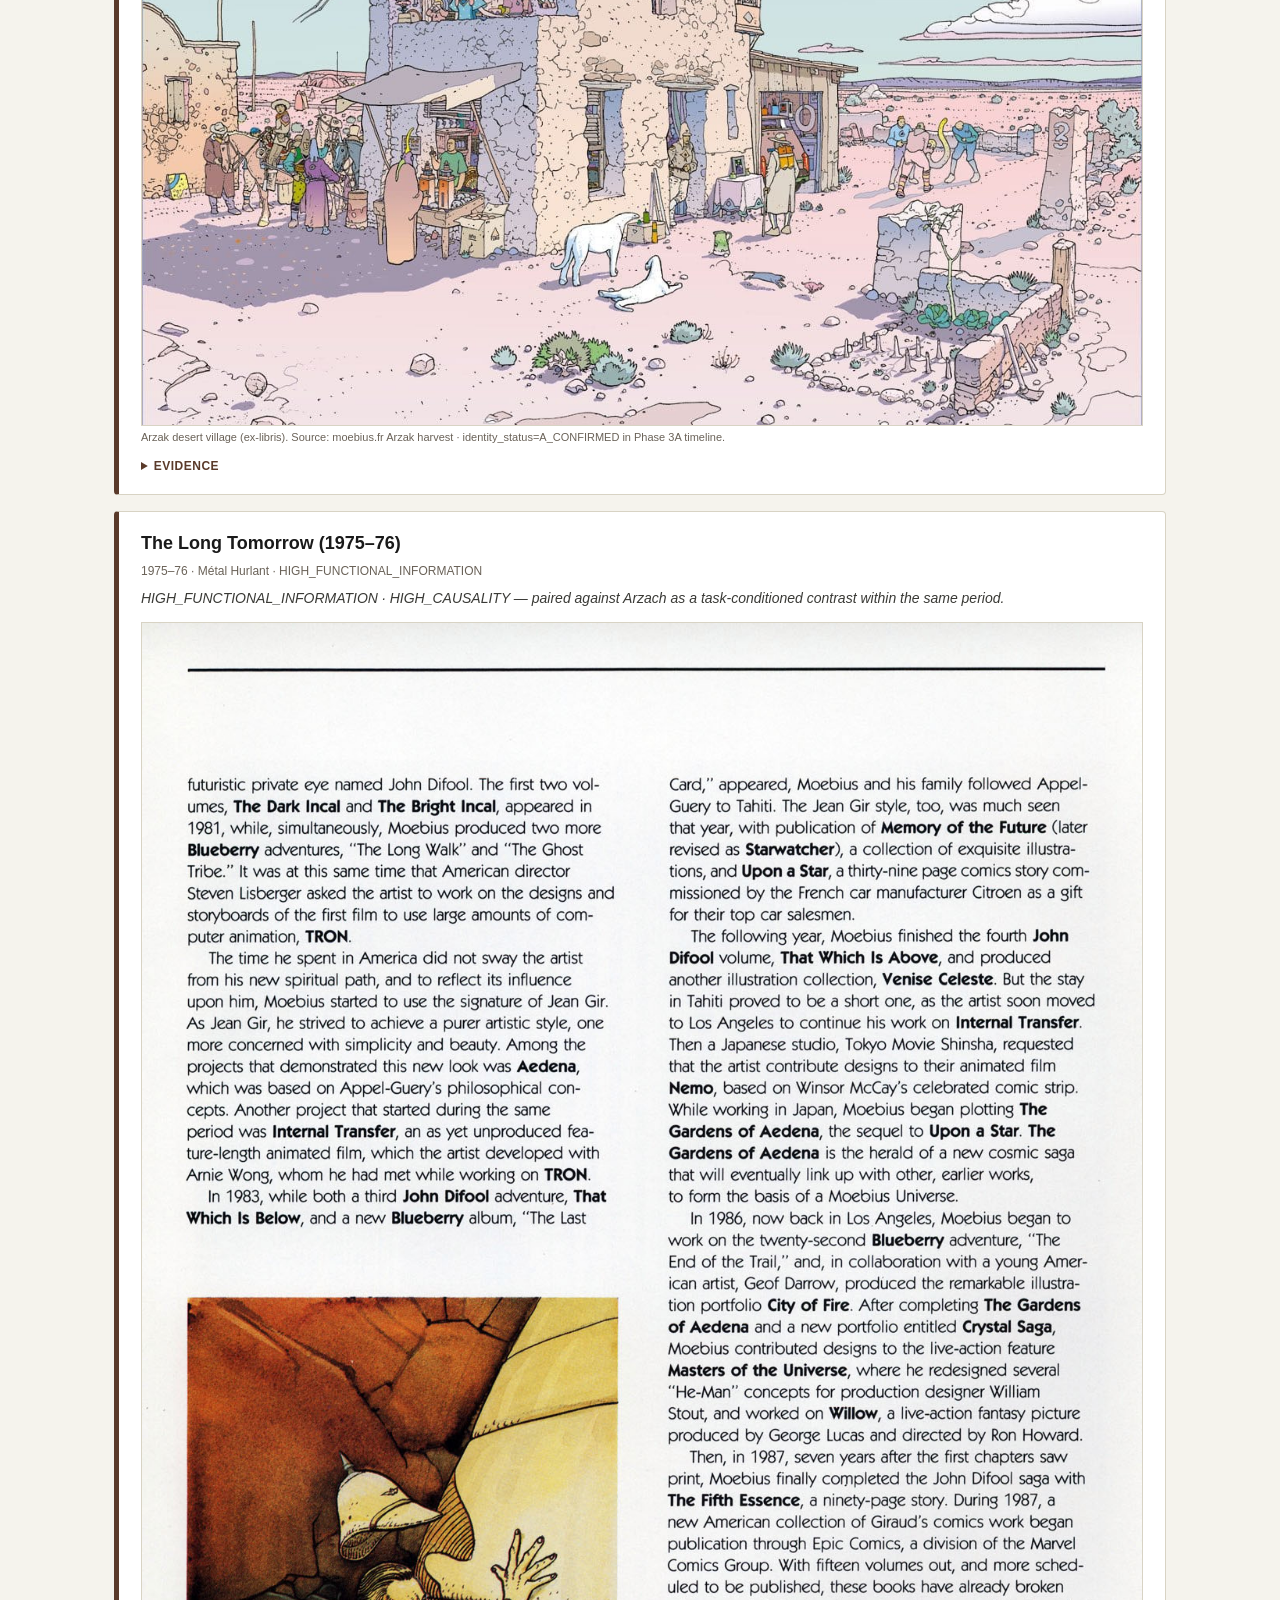
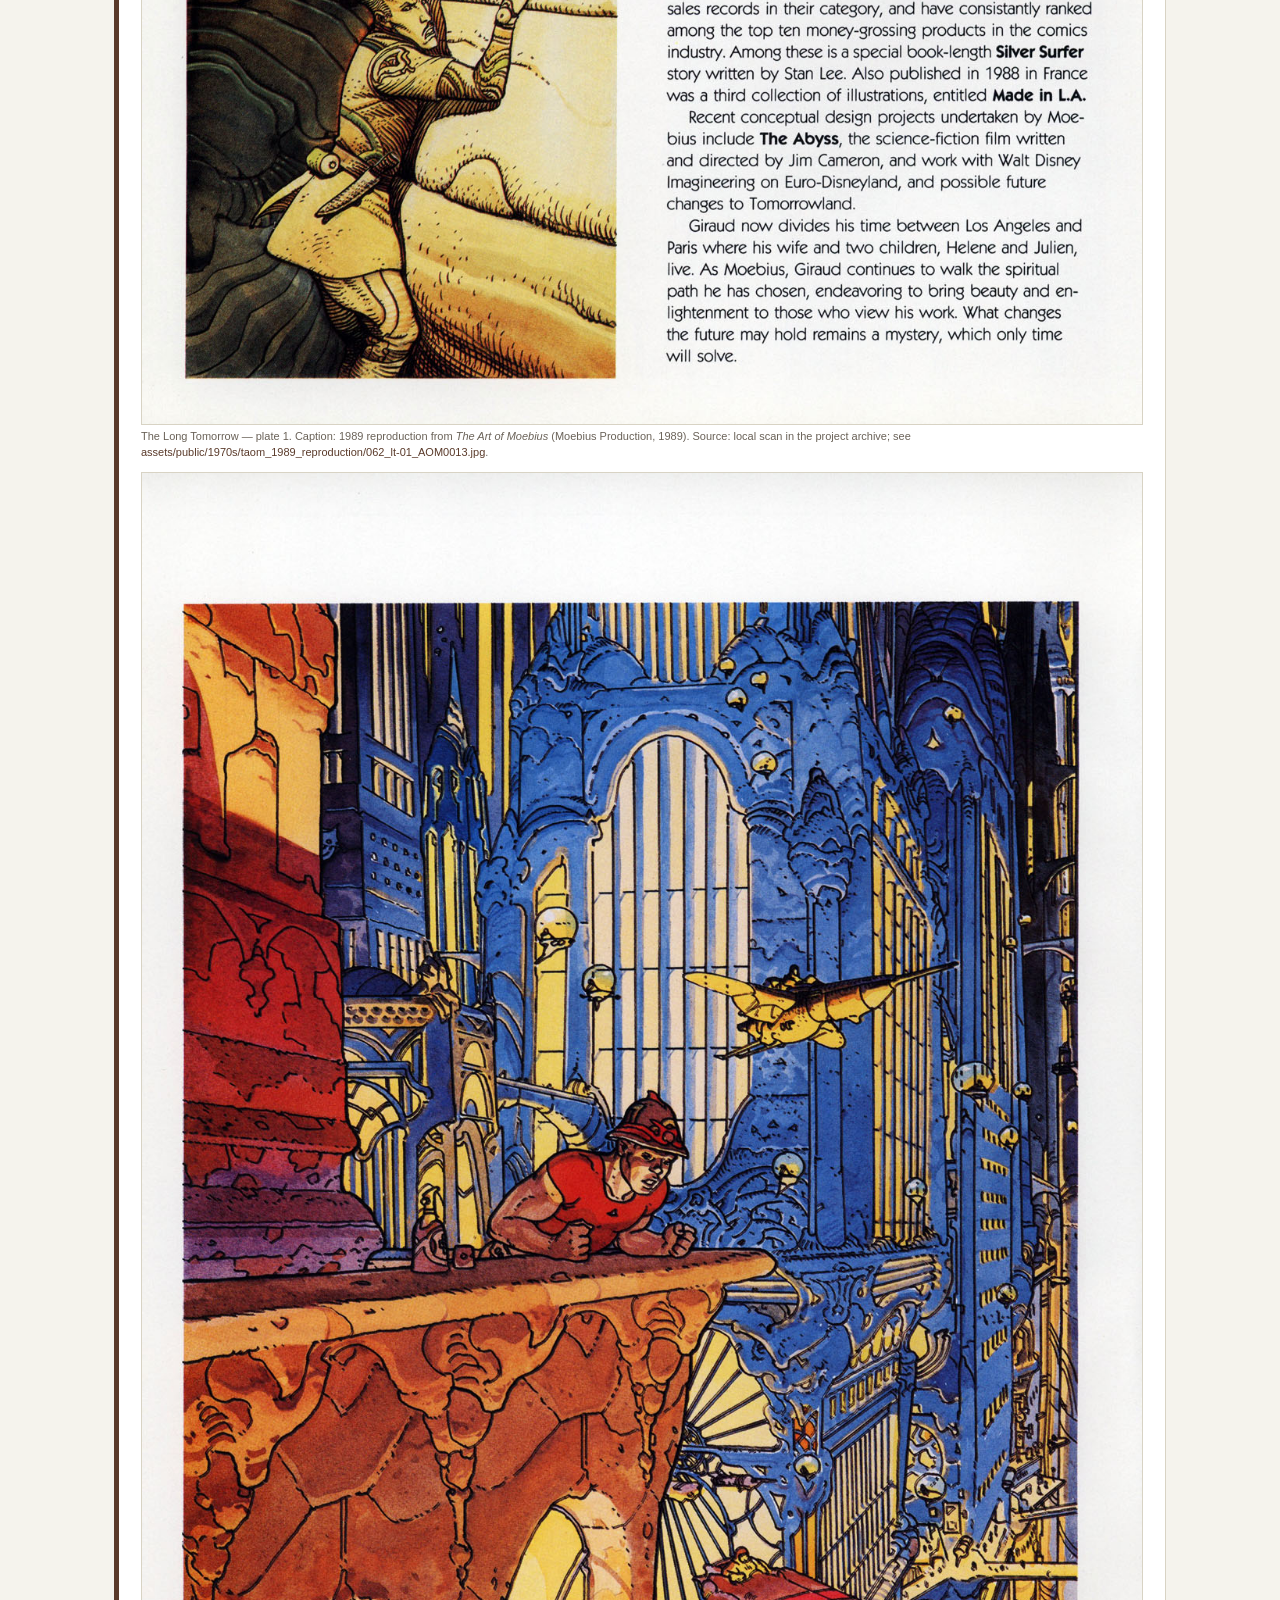
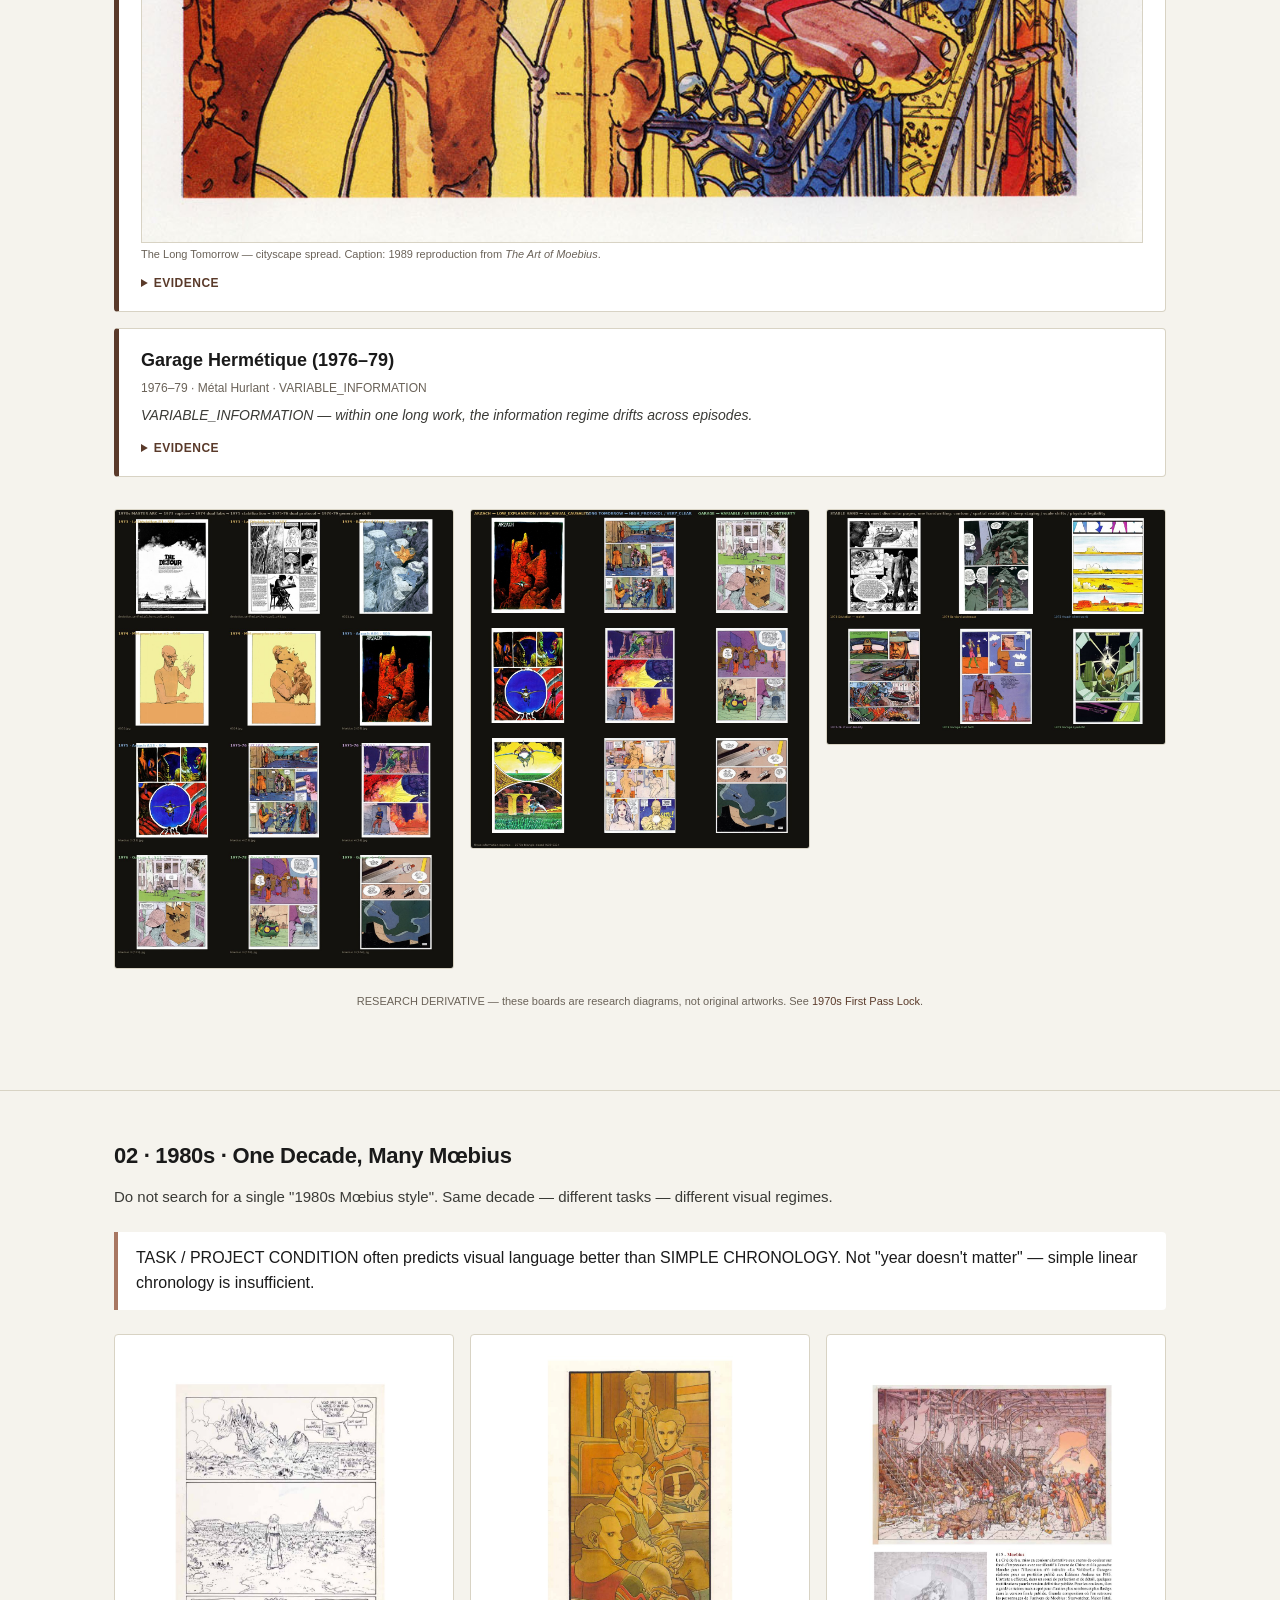
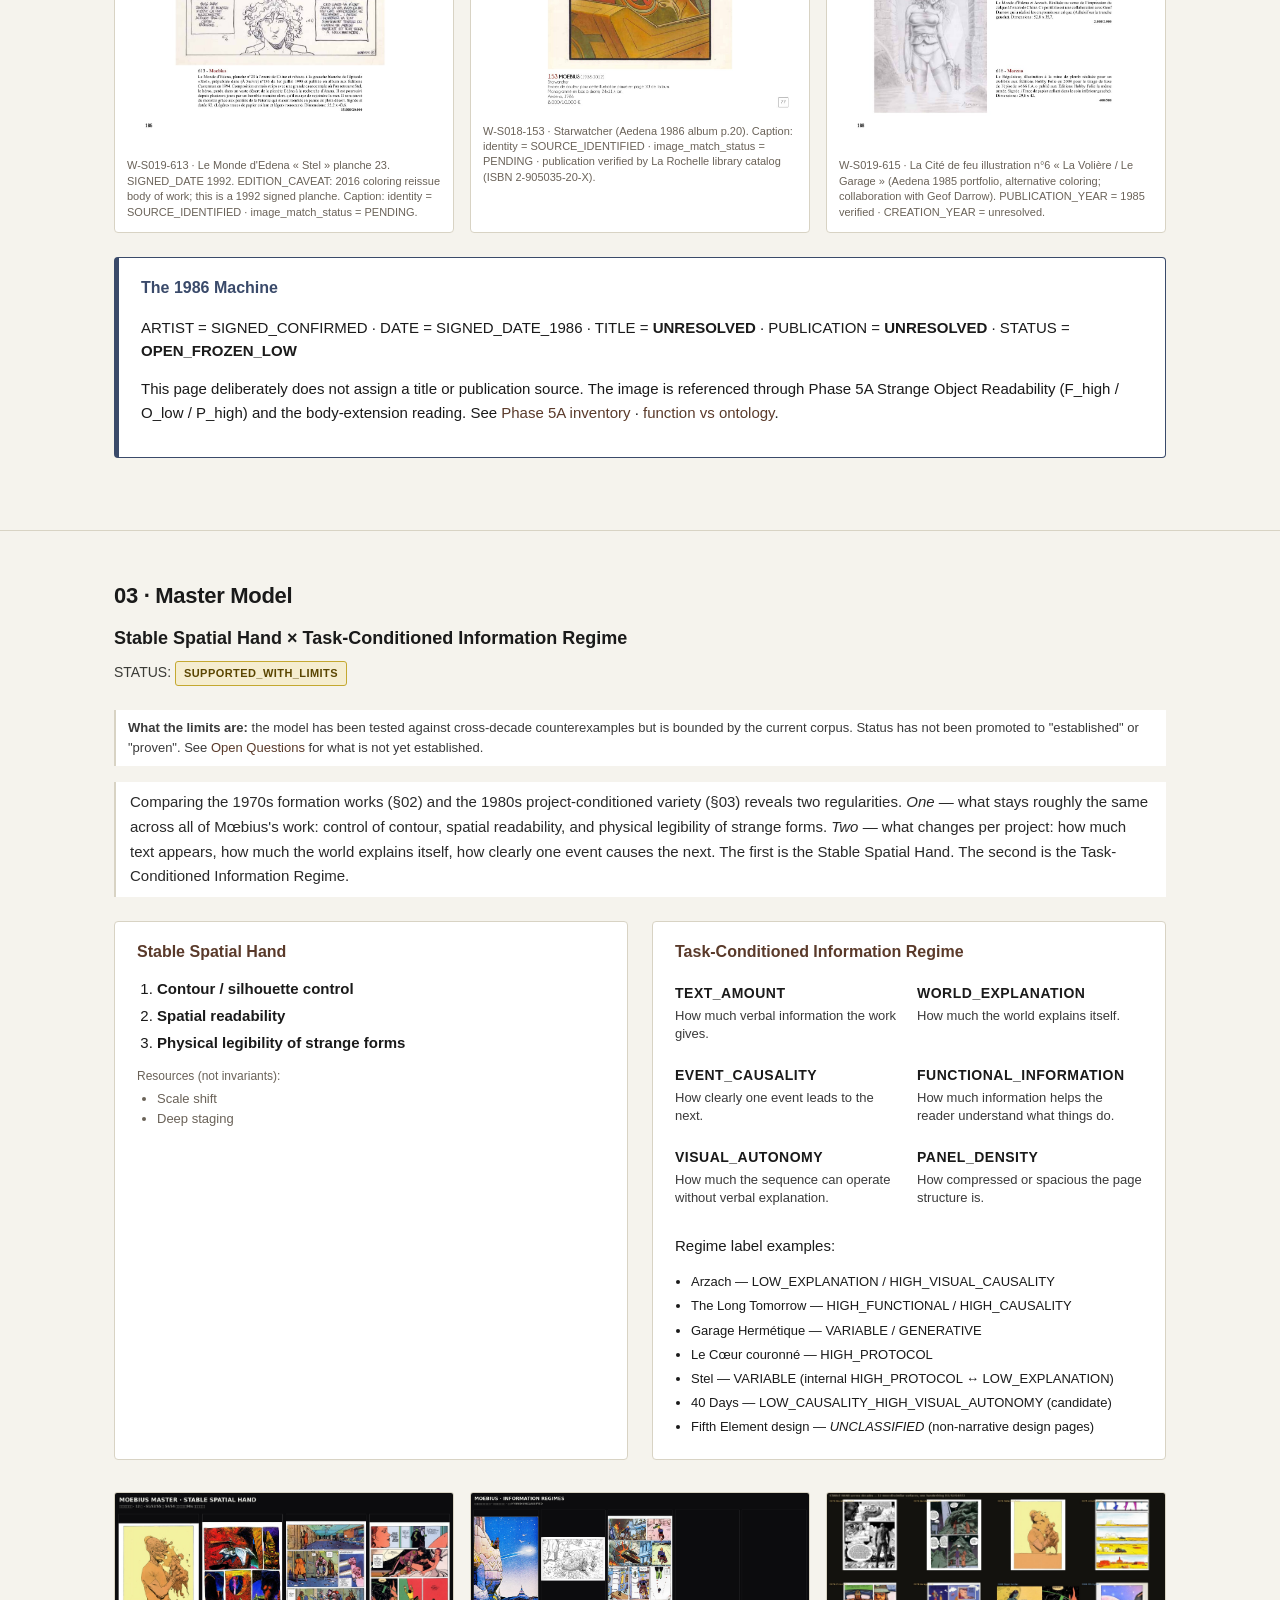
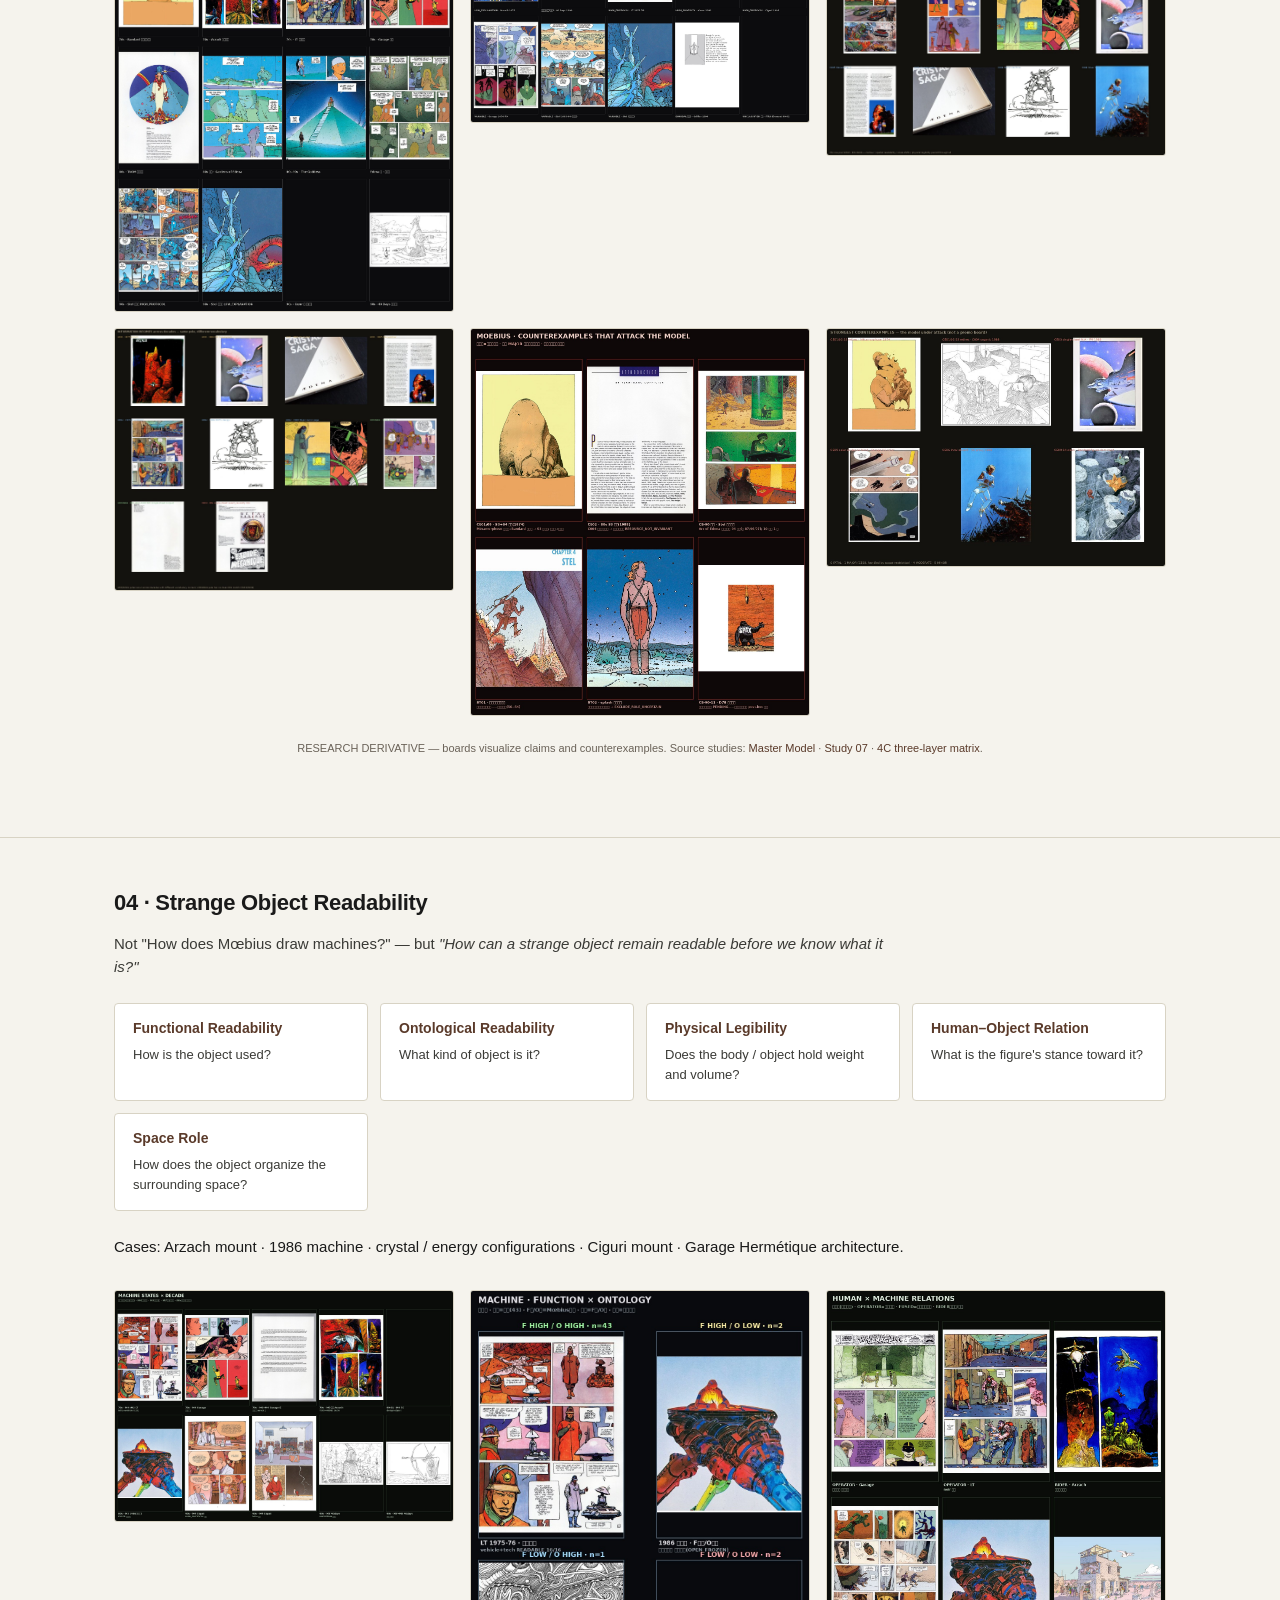
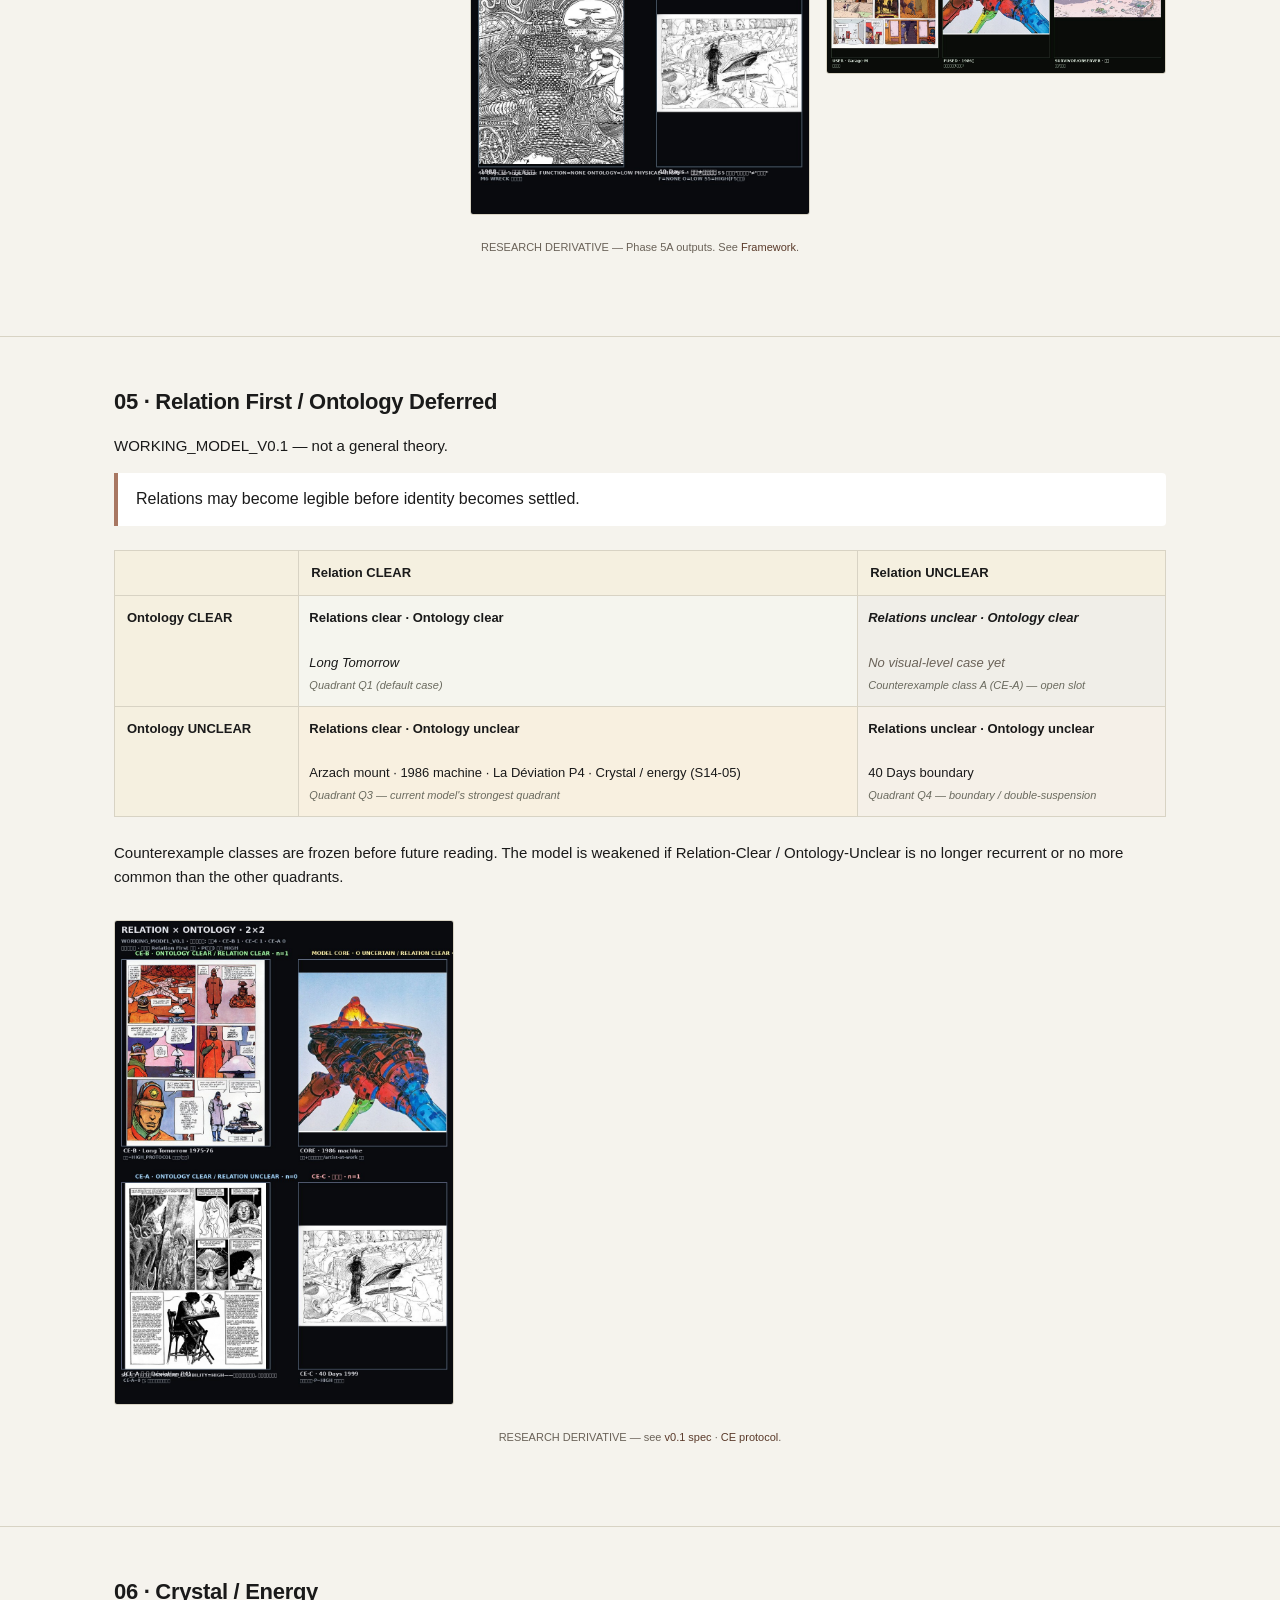
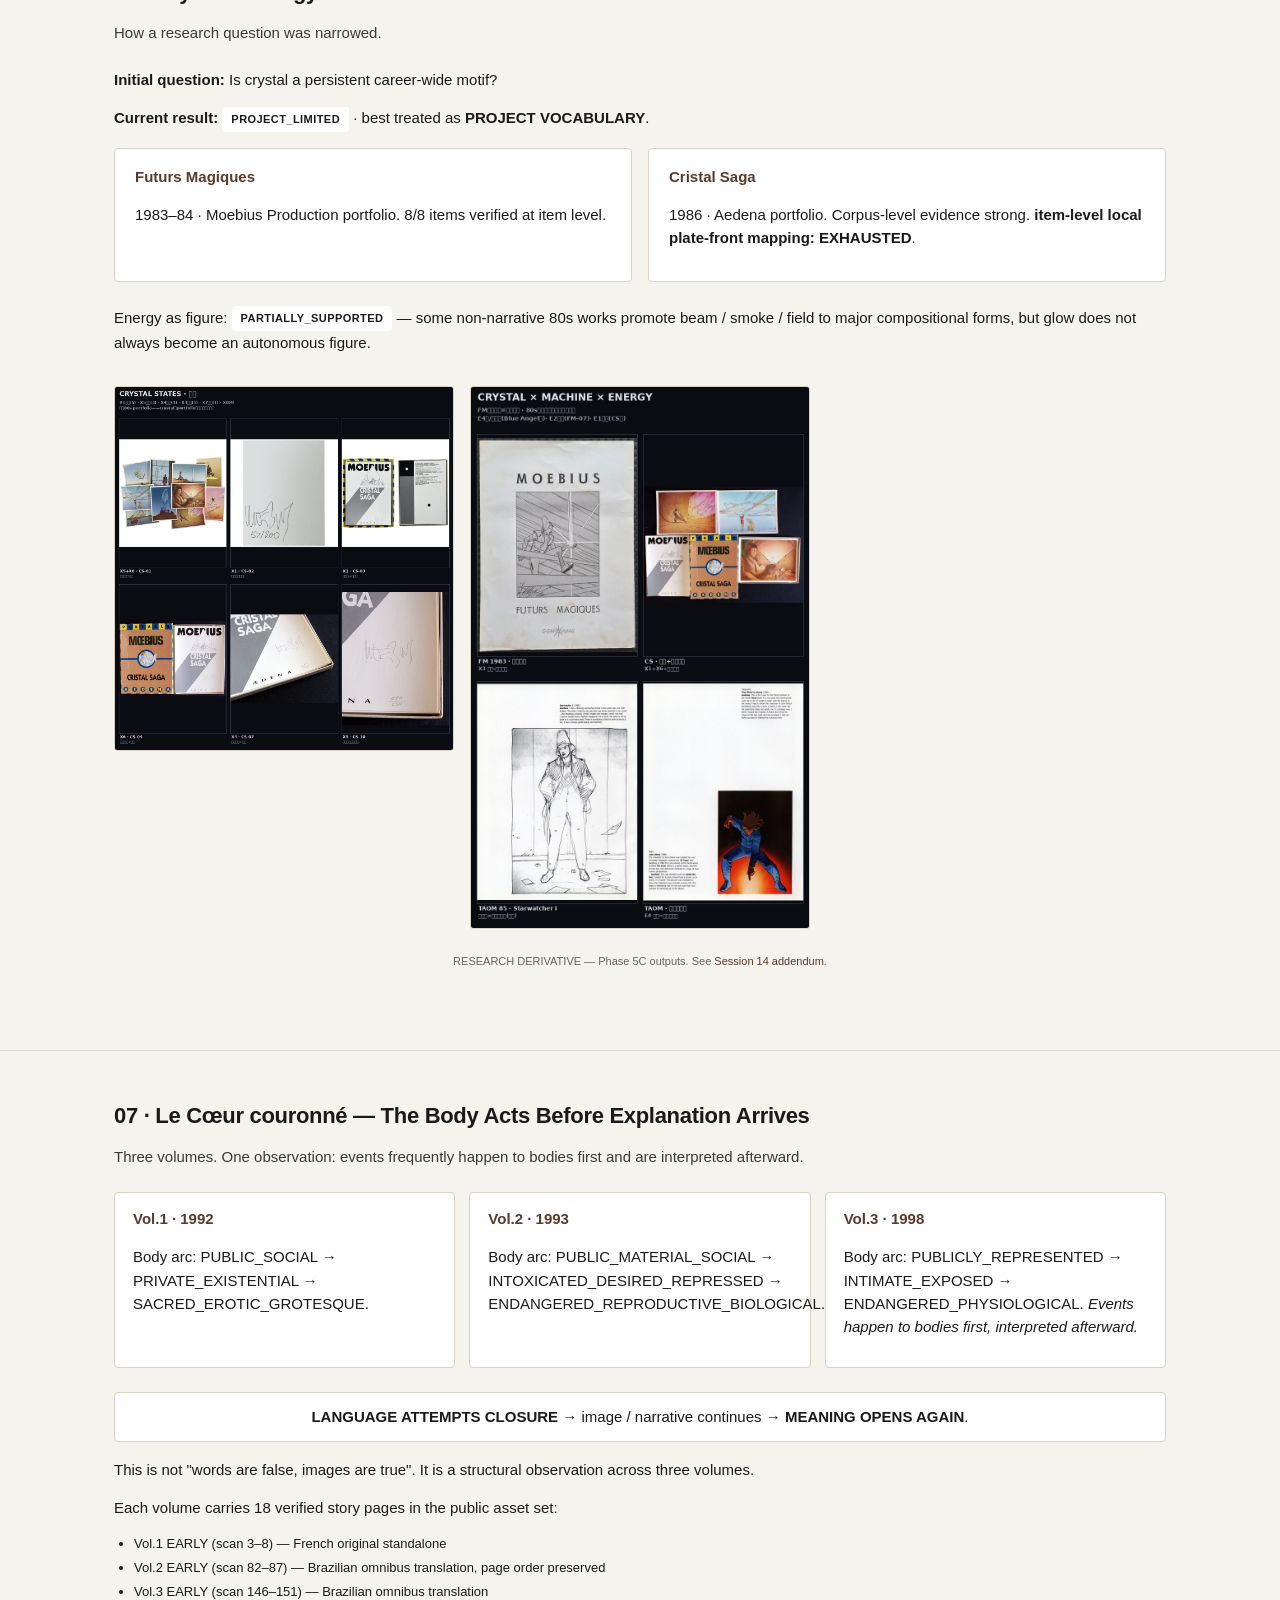
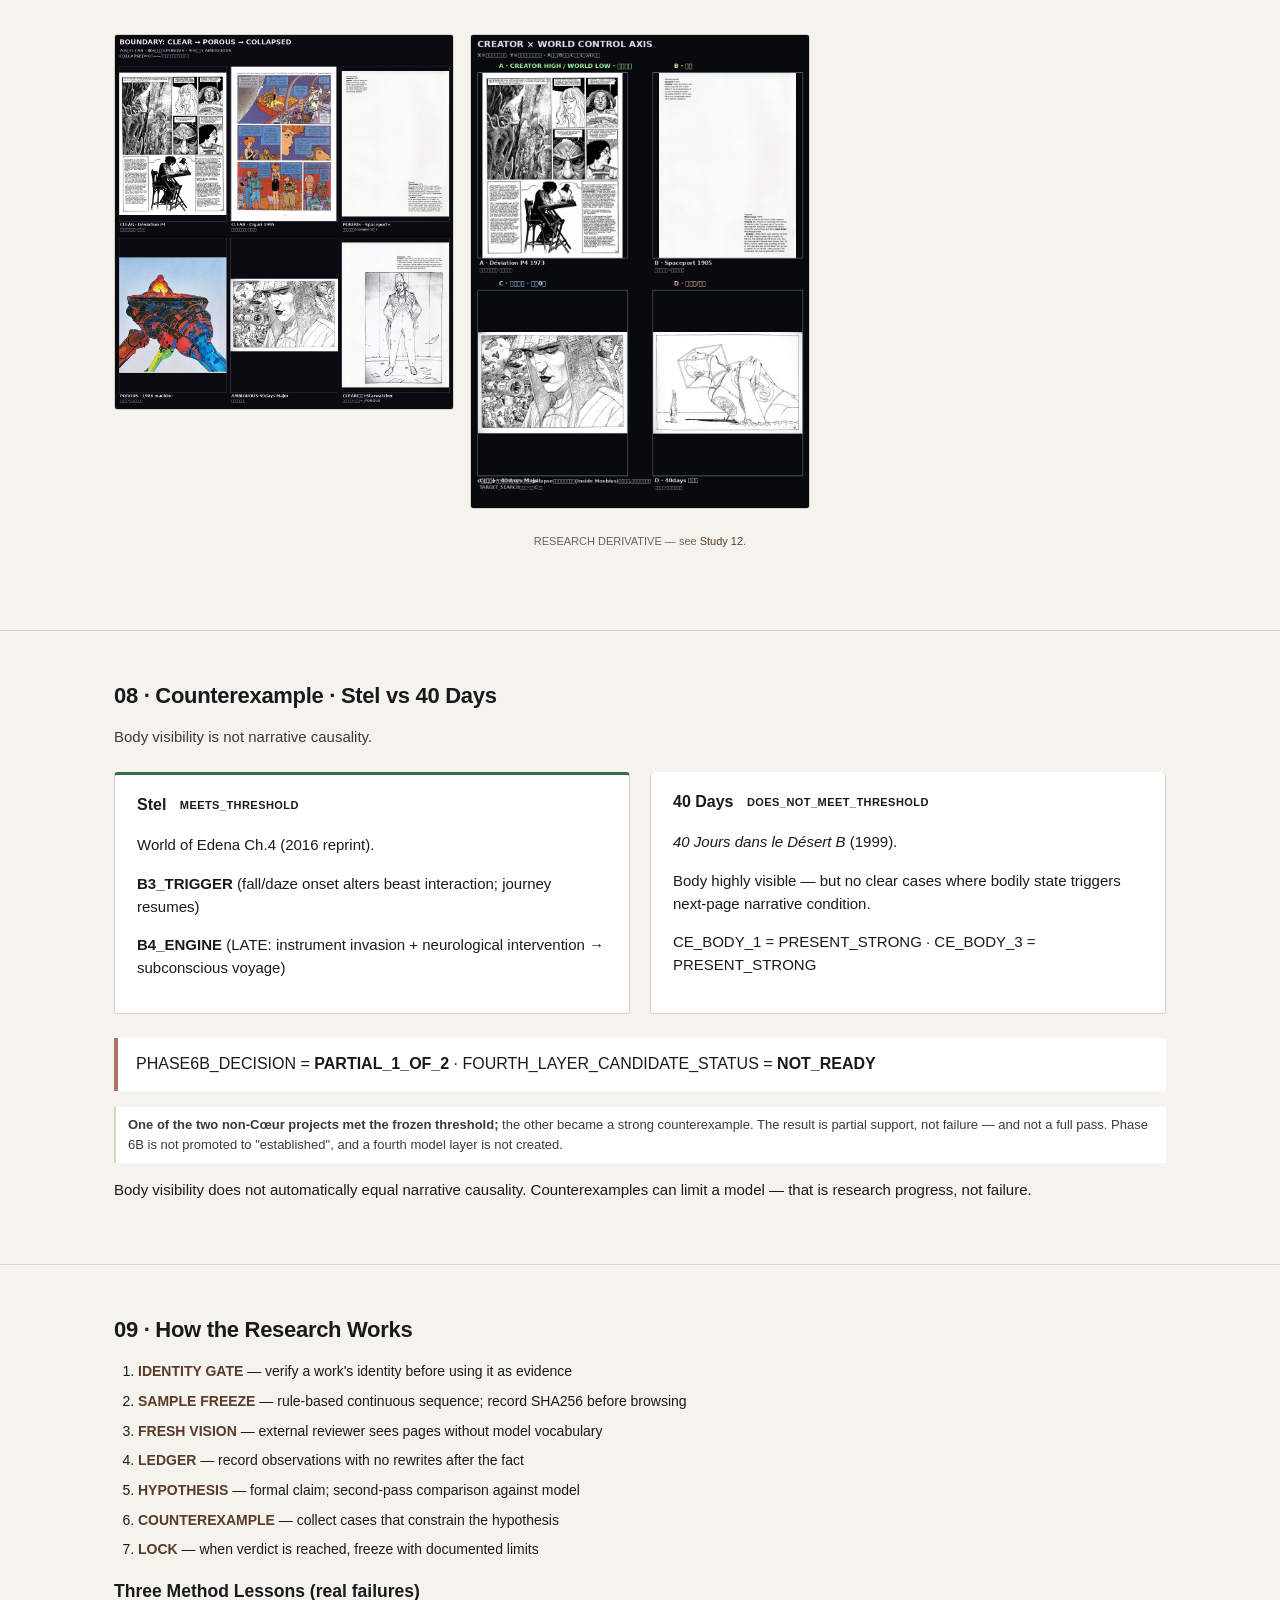
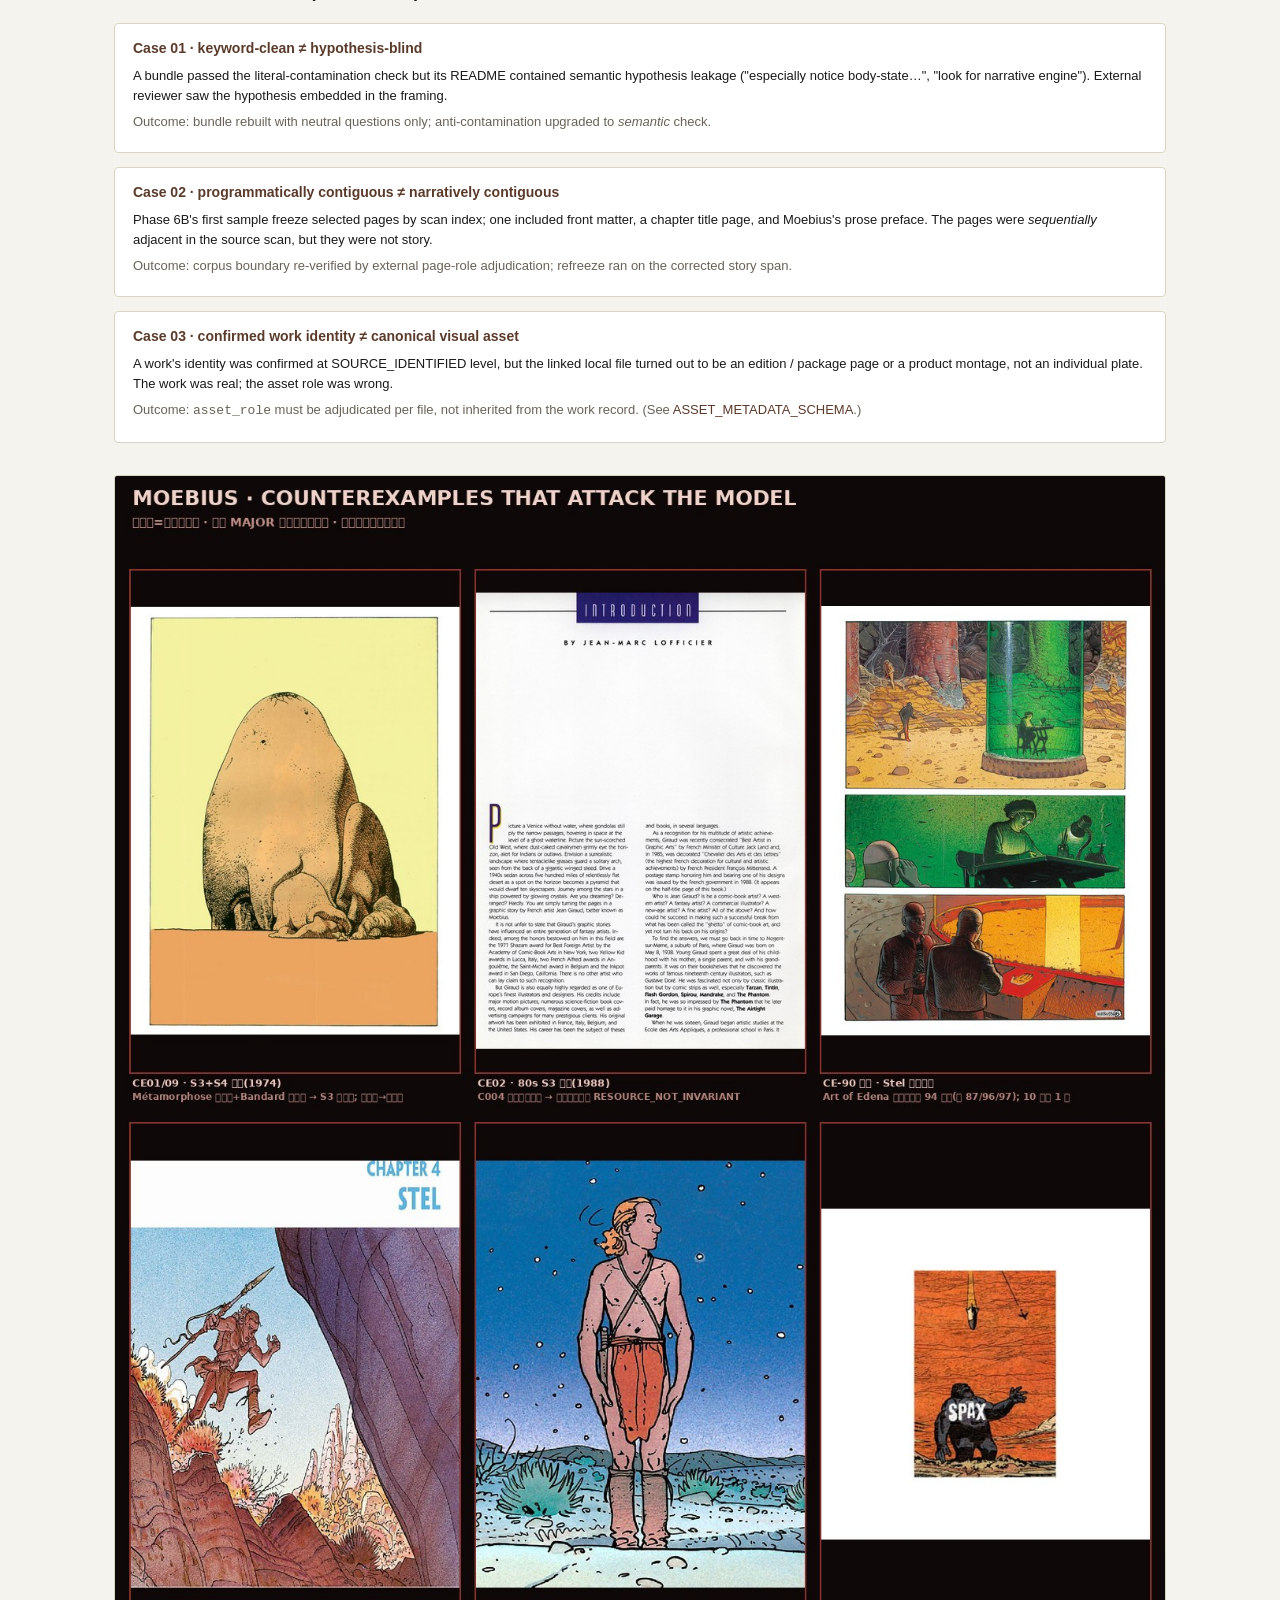
<file: research-atlas.html>
<!doctype html>
<html lang="en">
<head>
<meta charset="utf-8">
<meta name="viewport" content="width=device-width,initial-scale=1">
<title>Mœbius Research Atlas — A Digital Study of Visual Language, Space, Information and Narrative</title>
<link rel="stylesheet" href="css/research-atlas.css">
</head>
<body>
<a class="skip" href="#main">Skip to content</a>

<header class="atlas-header">
<div class="atlas-header-inner">
<div class="atlas-eyebrow">MŒBIUS ARCHIVE · OPEN RESEARCH ATLAS</div>
<h1>Mœbius Research Atlas</h1>
<p class="atlas-subtitle">A Digital Study of Visual Language, Space, Information and Narrative</p>
<nav class="atlas-nav" aria-label="Atlas primary navigation">
<a href="research-atlas.html">Atlas</a>
<a href="timeline_1970s.html">1970s Timeline</a>
<a href="timeline.html">Full Timeline</a>
<a href="publications.html">Publications</a>
<a href="index.html">Archive Home</a>
</nav>
</div>
</header>

<main id="main">

<section class="atlas-section section-hero" id="section-01">
<div class="container">
<p class="hero-one-liner">One artist, many visual regimes.</p>
<p>This atlas is not a complete catalogue of Mœbius's work. It documents a research method: how systematic reading, cross-work comparison, blind review, counterexample testing, and disciplined evidence management gradually shape — and revise — what we know about Mœbius's visual language.</p>
<dl class="hero-meta">
<div><dt>Period covered</dt><dd>1970s · 1980s · 1990s</dd></div>
<div><dt>Master model status</dt><dd><span class="badge badge-supported-with-limits">SUPPORTED_WITH_LIMITS</span></dd></div>
<div><dt>Code license</dt><dd>MIT</dd></div>
<div><dt>Research data license</dt><dd>CC BY 4.0</dd></div>
</dl>
<p class="hero-status-gloss"><strong>SUPPORTED_WITH_LIMITS</strong> — the model survived cross-decade testing, but it remains provisional and bounded by the current corpus. Not a final theory.</p>
</div>
</section>

<nav class="atlas-toc" aria-label="On this page">
<div class="container">
<h2 class="toc-title">On this page</h2>
<ul class="toc-list">
<li><a href="#section-02">1970s</a></li>
<li><a href="#section-03">1980s</a></li>
<li><a href="#section-04">Master Model</a></li>
<li><a href="#section-05">Strange Objects</a></li>
<li><a href="#section-08">Le Cœur couronné</a></li>
<li><a href="#section-09">Stel vs 40 Days</a></li>
<li><a href="#section-10">Method</a></li>
<li><a href="#section-11">Open Questions</a></li>
</ul>
</div>
</nav>

<section class="atlas-section" id="section-02">
<div class="container">
<h2>01 · 1973–1979 · From Gir to Mœbius</h2>
<p class="section-lede">Five core works. The formation period: not a linear style evolution, but parallel experiments in different visual regimes.</p>

<article class="work-card">
<header><h3>La Déviation (1973)</h3><p class="work-period">1973 · Pilote · Realist serial</p></header>
<p class="work-role">HYBRID_GIR_MOEBIUS — Gir-style realist capability still present; page organization, scale, and continuity with reality are already cracking.</p>
<details><summary>Evidence</summary>
<p>5B claim ledger confirms self-reflexive structure at P4: same author-like figure occupies both story sequence and drawing-table meta layer (PORTAL=POROUS). Identity: CONTEXT_SUPPORTED (not AUTHOR_CONFIRMED).</p>
<p class="evidence-meta">SOURCE: <a href="https://github.com/conanxin/moebius-research-atlas/blob/main/studies/SESSION13_FRESH_VISION_ADDENDUM.md">Session 13 fresh-vision addendum</a> · <a href="https://github.com/conanxin/moebius-research-atlas/blob/main/reports/PHASE5B_CREATOR_WORLD_LEDGER.csv">Phase 5B ledger</a></p>
<p class="limitation"><strong>Visual asset not used in current public evidence set.</strong> No local raw scan of <em>La Déviation</em> is available. Research continues via the verified 7-page claim ledger.</p>
</details>
</article>

<article class="work-card">
<header><h3>Le Bandard Fou (1974–75)</h3><p class="work-period">1974–75 · Pilote · Grotesque continuous transformation</p></header>
<p class="work-role">PARALLEL_EXPERIMENT — grotesque bodily comedy running alongside the more silent Arzach.</p>
<details><summary>Evidence</summary>
<p>Phase 3B claim ledger (C01-C16 LOCKED). Continuous transformation through <em>Métamorphose</em>: bodily mutations as narrative engine.</p>
<p class="evidence-meta">SOURCE: <a href="https://github.com/conanxin/moebius-research-atlas/blob/main/reports/PHASE3B_CLAIM_LEDGER.csv">Phase 3B Claim Ledger</a></p>
<p class="limitation"><strong>Visual asset not used in current public evidence set.</strong> No local raw scan of <em>Le Bandard Fou</em> is available in the public asset set.</p>
</details>
</article>

<article class="work-card work-card-with-image">
<header><h3>Arzach (1975–76)</h3><p class="work-period">1975–76 · Métal Hurlant · Silent visual causality</p></header>
<p class="work-role">LOW_EXPLANATION · HIGH_VISUAL_CAUSALITY — maturity is not drawing less, it is <em>explaining</em> less.</p>
<figure>
<img src="assets/public/1970s/site_harvest/065_arz-02_1be6406530a915c1.jpg" alt="Arzach desert village, ex-libris harvest from moebius.fr" loading="lazy">
<figcaption>Arzak desert village (ex-libris). Source: moebius.fr Arzak harvest · identity_status=A_CONFIRMED in Phase 3A timeline.</figcaption>
</figure>
<details><summary>Evidence</summary>
<p>Phase 3B claim ledger: <em>Arzach</em> mount as a sample case for Function-Readable + Ontology-Deferred (Phase 5A Strange Object Readability).</p>
<p class="evidence-meta">SOURCE: <a href="https://github.com/conanxin/moebius-research-atlas/blob/main/reports/PHASE3B_CLAIM_LEDGER.csv">Phase 3B Claim Ledger</a> · <a href="timeline_1970s.html">1970s Timeline</a></p>
</details>
</article>

<article class="work-card work-card-with-image">
<header><h3>The Long Tomorrow (1975–76)</h3><p class="work-period">1975–76 · Métal Hurlant · HIGH_FUNCTIONAL_INFORMATION</p></header>
<p class="work-role">HIGH_FUNCTIONAL_INFORMATION · HIGH_CAUSALITY — paired against Arzach as a task-conditioned contrast within the same period.</p>
<figure>
<img src="assets/public/1970s/taom_1989_reproduction/062_lt-01_AOM0013.jpg" alt="The Long Tomorrow, page 1, TAOM 1989 reproduction" loading="lazy">
<figcaption>The Long Tomorrow — plate 1. Caption: 1989 reproduction from <em>The Art of Moebius</em> (Moebius Production, 1989). Source: local scan in the project archive; see <a href="assets/public/1970s/taom_1989_reproduction/062_lt-01_AOM0013.jpg">assets/public/1970s/taom_1989_reproduction/062_lt-01_AOM0013.jpg</a>.</figcaption>
</figure>
<figure>
<img src="assets/public/1970s/taom_1989_reproduction/063_lt-02_AOM0014.jpg" alt="The Long Tomorrow, cityscape spread, TAOM 1989 reproduction" loading="lazy">
<figcaption>The Long Tomorrow — cityscape spread. Caption: 1989 reproduction from <em>The Art of Moebius</em>.</figcaption>
</figure>
<details><summary>Evidence</summary>
<p>Phase 3A timeline (A_CONFIRMED) · Phase 3B claim ledger · 4B cross-decade validation: S1=54/54, S2=53/54.</p>
<p class="evidence-meta">SOURCE: <a href="https://github.com/conanxin/moebius-research-atlas/blob/main/reports/PHASE4B_VISUAL_LEDGER.csv">Phase 4B Visual Ledger</a></p>
</details>
</article>

<article class="work-card">
<header><h3>Garage Hermétique (1976–79)</h3><p class="work-period">1976–79 · Métal Hurlant · VARIABLE_INFORMATION</p></header>
<p class="work-role">VARIABLE_INFORMATION — within one long work, the information regime drifts across episodes.</p>
<details><summary>Evidence</summary>
<p>Phase 3B claim ledger. <em>Garage Hermétique</em> pages 122 verified. Information regime shifts: HIGH_PROTOCOL early, drift toward GENERATIVE_VARIABLE later. OPEN_QUESTION_70S_01 (Garage late compression generality) pending.</p>
<p class="evidence-meta">SOURCE: <a href="https://github.com/conanxin/moebius-research-atlas/blob/main/reports/PHASE3B_CLAIM_LEDGER.csv">Phase 3B Claim Ledger</a> · <a href="https://github.com/conanxin/moebius-research-atlas/blob/main/studies/STUDY-04-MOEBIUS-1970S-SYNTHESIS.md">Study 04</a></p>
<p class="limitation"><strong>Visual asset not used in current public evidence set.</strong> The main <em>Garage Hermétique</em> corpus sits in the 1980s timeline because the full album edition continued into 1980; the 1970s-evidence set does not yet have a clean per-page visual asset.</p>
</details>
</article>

<div class="section-boards">
<img src="assets/public/research/1970S_MASTER_ARC.jpg" alt="1970s Master Arc research board" loading="lazy">
<img src="assets/public/research/1970S_INFORMATION_REGIMES.jpg" alt="1970s Information Regimes research board" loading="lazy">
<img src="assets/public/research/1970S_STABLE_HAND.jpg" alt="1970s Stable Hand research board" loading="lazy">
<p class="board-caption">RESEARCH DERIVATIVE — these boards are research diagrams, not original artworks. See <a href="https://github.com/conanxin/moebius-research-atlas/blob/main/studies/1970S_FIRST_PASS_LOCK.md">1970s First Pass Lock</a>.</p>
</div>
</div>
</section>

<section class="atlas-section" id="section-03">
<div class="container">
<h2>02 · 1980s · One Decade, Many Mœbius</h2>
<p class="section-lede">Do not search for a single "1980s Mœbius style". Same decade — different tasks — different visual regimes.</p>
<p class="key-statement">TASK / PROJECT CONDITION often predicts visual language better than SIMPLE CHRONOLOGY. Not "year doesn't matter" — simple linear chronology is insufficient.</p>

<div class="catalog-render-grid">
<figure>
<img src="assets/public/1980s/catalog_renders/054_s019_613_S019_p188_lot613_Moebius_Edena_Stel-188.jpg" alt="Edena Stel planche 23 (S019 lot 613 catalog render)" loading="lazy">
<figcaption>W-S019-613 · Le Monde d'Edena « Stel » planche 23. SIGNED_DATE 1992. EDITION_CAVEAT: 2016 coloring reissue body of work; this is a 1992 signed planche. Caption: identity = SOURCE_IDENTIFIED · image_match_status = PENDING.</figcaption>
</figure>
<figure>
<img src="assets/public/1980s/catalog_renders/052_s018_153_S018_p077_lot153_Moebius_Starwatcher-077.jpg" alt="Starwatcher (S018 lot 153 catalog render)" loading="lazy">
<figcaption>W-S018-153 · Starwatcher (Aedena 1986 album p.20). Caption: identity = SOURCE_IDENTIFIED · image_match_status = PENDING · publication verified by La Rochelle library catalog (ISBN 2-905035-20-X).</figcaption>
</figure>
<figure>
<img src="assets/public/1980s/catalog_renders/056_s019_615_S019_p190_lot615_Moebius_CiteDeFeu-190.jpg" alt="La Cité de feu illustration n°6 (S019 lot 615 catalog render)" loading="lazy">
<figcaption>W-S019-615 · La Cité de feu illustration n°6 « La Volière / Le Garage » (Aedena 1985 portfolio, alternative coloring; collaboration with Geof Darrow). PUBLICATION_YEAR = 1985 verified · CREATION_YEAR = unresolved.</figcaption>
</figure>
</div>

<div class="machine-callout">
<h3>The 1986 Machine</h3>
<p>ARTIST = SIGNED_CONFIRMED · DATE = SIGNED_DATE_1986 · TITLE = <strong>UNRESOLVED</strong> · PUBLICATION = <strong>UNRESOLVED</strong> · STATUS = <strong>OPEN_FROZEN_LOW</strong></p>
<p>This page deliberately does not assign a title or publication source. The image is referenced through Phase 5A Strange Object Readability (F_high / O_low / P_high) and the body-extension reading. See <a href="https://github.com/conanxin/moebius-research-atlas/blob/main/reports/PHASE5A_MACHINE_INVENTORY.csv">Phase 5A inventory</a> · <a href="https://github.com/conanxin/moebius-research-atlas/blob/main/studies/MACHINE_FUNCTION_VS_ONTOLOGY.md">function vs ontology</a>.</p>
</div>
</div>
</section>

<section class="atlas-section" id="section-04">
<div class="container">
<h2>03 · Master Model</h2>
<p class="model-name">Stable Spatial Hand × Task-Conditioned Information Regime</p>
<p class="model-status">STATUS: <span class="badge badge-supported-with-limits">SUPPORTED_WITH_LIMITS</span></p>
<p class="status-gloss"><strong>What the limits are:</strong> the model has been tested against cross-decade counterexamples but is bounded by the current corpus. Status has not been promoted to "established" or "proven". See <a href="#section-11">Open Questions</a> for what is not yet established.</p>

<p class="section-bridge">Comparing the 1970s formation works (§02) and the 1980s project-conditioned variety (§03) reveals two regularities. <em>One</em> — what stays roughly the same across all of Mœbius's work: control of contour, spatial readability, and physical legibility of strange forms. <em>Two</em> — what changes per project: how much text appears, how much the world explains itself, how clearly one event causes the next. The first is the Stable Spatial Hand. The second is the Task-Conditioned Information Regime.</p>
<div class="model-grid">
<div class="model-axis">
<h3>Stable Spatial Hand</h3>
<ol class="invariant-list">
<li><strong>Contour / silhouette control</strong></li>
<li><strong>Spatial readability</strong></li>
<li><strong>Physical legibility of strange forms</strong></li>
</ol>
<p class="resources-note">Resources (not invariants):</p>
<ul class="resources-list">
<li>Scale shift</li>
<li>Deep staging</li>
</ul>
</div>

<div class="model-axis">
<h3>Task-Conditioned Information Regime</h3>
<dl class="regime-dims">
<div><dt>TEXT_AMOUNT</dt><dd class="axis-gloss">How much verbal information the work gives.</dd></div>
<div><dt>WORLD_EXPLANATION</dt><dd class="axis-gloss">How much the world explains itself.</dd></div>
<div><dt>EVENT_CAUSALITY</dt><dd class="axis-gloss">How clearly one event leads to the next.</dd></div>
<div><dt>FUNCTIONAL_INFORMATION</dt><dd class="axis-gloss">How much information helps the reader understand what things do.</dd></div>
<div><dt>VISUAL_AUTONOMY</dt><dd class="axis-gloss">How much the sequence can operate without verbal explanation.</dd></div>
<div><dt>PANEL_DENSITY</dt><dd class="axis-gloss">How compressed or spacious the page structure is.</dd></div>
</dl>
<p>Regime label examples:</p>
<ul class="regime-examples">
<li>Arzach — LOW_EXPLANATION / HIGH_VISUAL_CAUSALITY</li>
<li>The Long Tomorrow — HIGH_FUNCTIONAL / HIGH_CAUSALITY</li>
<li>Garage Hermétique — VARIABLE / GENERATIVE</li>
<li>Le Cœur couronné — HIGH_PROTOCOL</li>
<li>Stel — VARIABLE (internal HIGH_PROTOCOL ↔ LOW_EXPLANATION)</li>
<li>40 Days — LOW_CAUSALITY_HIGH_VISUAL_AUTONOMY (candidate)</li>
<li>Fifth Element design — <em>UNCLASSIFIED</em> (non-narrative design pages)</li>
</ul>
</div>
</div>

<div class="section-boards">
<img src="assets/public/research/MOEBIUS_MASTER_STABLE_HAND.jpg" alt="Stable Spatial Hand research board" loading="lazy">
<img src="assets/public/research/MOEBIUS_INFORMATION_REGIMES.jpg" alt="Information Regimes research board" loading="lazy">
<img src="assets/public/research/CROSS_DECADE_STABLE_HAND.jpg" alt="Cross-Decade Stable Hand research board" loading="lazy">
<img src="assets/public/research/CROSS_DECADE_INFORMATION_REGIMES.jpg" alt="Cross-Decade Information Regimes research board" loading="lazy">
<img src="assets/public/research/MOEBIUS_MODEL_COUNTEREXAMPLES.jpg" alt="Model Counterexamples research board" loading="lazy">
<img src="assets/public/research/CROSS_DECADE_COUNTEREXAMPLES.jpg" alt="Cross-Decade Counterexamples research board" loading="lazy">
<p class="board-caption">RESEARCH DERIVATIVE — boards visualize claims and counterexamples. Source studies: <a href="https://github.com/conanxin/moebius-research-atlas/blob/main/studies/MOEBIUS_MASTER_MODEL.md">Master Model</a> · <a href="https://github.com/conanxin/moebius-research-atlas/blob/main/studies/STUDY-07-MOEBIUS-MASTER-MODEL.md">Study 07</a> · <a href="https://github.com/conanxin/moebius-research-atlas/blob/main/reports/PHASE4C_THREE_LAYER_MATRIX.csv">4C three-layer matrix</a>.</p>
</div>
</div>
</section>

<section class="atlas-section" id="section-05">
<div class="container">
<h2>04 · Strange Object Readability</h2>
<p class="section-lede">Not "How does Mœbius draw machines?" — but <em>"How can a strange object remain readable before we know what it is?"</em></p>

<div class="sor-grid">
<div class="sor-axis"><h3>Functional Readability</h3><p>How is the object used?</p></div>
<div class="sor-axis"><h3>Ontological Readability</h3><p>What kind of object is it?</p></div>
<div class="sor-axis"><h3>Physical Legibility</h3><p>Does the body / object hold weight and volume?</p></div>
<div class="sor-axis"><h3>Human–Object Relation</h3><p>What is the figure's stance toward it?</p></div>
<div class="sor-axis"><h3>Space Role</h3><p>How does the object organize the surrounding space?</p></div>
</div>

<p>Cases: Arzach mount · 1986 machine · crystal / energy configurations · Ciguri mount · Garage Hermétique architecture.</p>

<div class="section-boards">
<img src="assets/public/research/MACHINE_STATES_TIMELINE.jpg" alt="Machine States Timeline" loading="lazy">
<img src="assets/public/research/MACHINE_FUNCTION_ONTOLOGY.jpg" alt="Machine Function vs Ontology" loading="lazy">
<img src="assets/public/research/HUMAN_MACHINE_RELATIONS.jpg" alt="Human Machine Relations" loading="lazy">
<p class="board-caption">RESEARCH DERIVATIVE — Phase 5A outputs. See <a href="https://github.com/conanxin/moebius-research-atlas/blob/main/studies/STRANGE_OBJECT_READABILITY_FRAMEWORK.md">Framework</a>.</p>
</div>
</div>
</section>

<section class="atlas-section" id="section-06">
<div class="container">
<h2>05 · Relation First / Ontology Deferred</h2>
<p class="model-tagline">WORKING_MODEL_V0.1 — not a general theory.</p>
<p class="key-statement">Relations may become legible before identity becomes settled.</p>

<table class="matrix-2x2">
<thead>
<tr><th></th><th>Relation CLEAR</th><th>Relation UNCLEAR</th></tr>
</thead>
<tbody>
<tr><th>Ontology CLEAR</th><td class="q1"><span class="quad-public-label">Relations clear · Ontology clear</span><br><em>Long Tomorrow</em><div class="quad-meta">Quadrant Q1 (default case)</div></td><td class="q2-cea"><span class="quad-public-label">Relations unclear · Ontology clear</span><br>No visual-level case yet<div class="quad-meta">Counterexample class A (CE-A) — open slot</div></td></tr>
<tr><th>Ontology UNCLEAR</th><td class="q3"><span class="quad-public-label">Relations clear · Ontology unclear</span><br>Arzach mount · 1986 machine · La Déviation P4 · Crystal / energy (S14-05)<div class="quad-meta">Quadrant Q3 — current model's strongest quadrant</div></td><td class="q4"><span class="quad-public-label">Relations unclear · Ontology unclear</span><br>40 Days boundary<div class="quad-meta">Quadrant Q4 — boundary / double-suspension</div></td></tr>
</tbody>
</table>

<p>Counterexample classes are frozen before future reading. The model is weakened if Relation-Clear / Ontology-Unclear is no longer recurrent or no more common than the other quadrants.</p>

<div class="section-boards">
<img src="assets/public/research/RELATION_ONTOLOGY_2X2.jpg" alt="Relation Ontology 2x2 matrix" loading="lazy">
<p class="board-caption">RESEARCH DERIVATIVE — see <a href="https://github.com/conanxin/moebius-research-atlas/blob/main/studies/RELATION_FIRST_ONTOLOGY_DEFERRED_v0.1.md">v0.1 spec</a> · <a href="https://github.com/conanxin/moebius-research-atlas/blob/main/studies/RELATION_FIRST_COUNTEREXAMPLE_PROTOCOL.md">CE protocol</a>.</p>
</div>
</div>
</section>

<section class="atlas-section" id="section-07">
<div class="container">
<h2>06 · Crystal / Energy</h2>
<p class="section-lede">How a research question was narrowed.</p>
<p><strong>Initial question:</strong> Is crystal a persistent career-wide motif?</p>
<p><strong>Current result:</strong> <span class="badge badge-project-limited">PROJECT_LIMITED</span> · best treated as <strong>PROJECT VOCABULARY</strong>.</p>

<div class="crystal-grid">
<div class="crystal-case">
<h3>Futurs Magiques</h3>
<p>1983–84 · Moebius Production portfolio. 8/8 items verified at item level.</p>
</div>
<div class="crystal-case">
<h3>Cristal Saga</h3>
<p>1986 · Aedena portfolio. Corpus-level evidence strong. <strong>item-level local plate-front mapping: EXHAUSTED</strong>.</p>
</div>
</div>

<p>Energy as figure: <span class="badge badge-partially-supported">PARTIALLY_SUPPORTED</span> — some non-narrative 80s works promote beam / smoke / field to major compositional forms, but glow does not always become an autonomous figure.</p>

<div class="section-boards">
<img src="assets/public/research/CRYSTAL_STATES_SPECTRUM.jpg" alt="Crystal States Spectrum" loading="lazy">
<img src="assets/public/research/CRYSTAL_MACHINE_ENERGY.jpg" alt="Crystal Machine Energy" loading="lazy">
<p class="board-caption">RESEARCH DERIVATIVE — Phase 5C outputs. See <a href="https://github.com/conanxin/moebius-research-atlas/blob/main/studies/SESSION14_FRESH_VISION_ADDENDUM.md">Session 14 addendum</a>.</p>
</div>
</div>
</section>

<section class="atlas-section" id="section-08">
<div class="container">
<h2>07 · Le Cœur couronné — The Body Acts Before Explanation Arrives</h2>
<p class="section-lede">Three volumes. One observation: events frequently happen to bodies first and are interpreted afterward.</p>

<div class="coeur-trilogy">
<div class="coeur-volume">
<h3>Vol.1 · 1992</h3>
<p>Body arc: PUBLIC_SOCIAL → PRIVATE_EXISTENTIAL → SACRED_EROTIC_GROTESQUE.</p>
</div>
<div class="coeur-volume">
<h3>Vol.2 · 1993</h3>
<p>Body arc: PUBLIC_MATERIAL_SOCIAL → INTOXICATED_DESIRED_REPRESSED → ENDANGERED_REPRODUCTIVE_BIOLOGICAL.</p>
</div>
<div class="coeur-volume">
<h3>Vol.3 · 1998</h3>
<p>Body arc: PUBLICLY_REPRESENTED → INTIMATE_EXPOSED → ENDANGERED_PHYSIOLOGICAL. <em>Events happen to bodies first, interpreted afterward.</em></p>
</div>
</div>

<p class="observation-line"><strong>LANGUAGE ATTEMPTS CLOSURE</strong> → image / narrative continues → <strong>MEANING OPENS AGAIN</strong>.</p>
<p>This is not "words are false, images are true". It is a structural observation across three volumes.</p>

<p>Each volume carries 18 verified story pages in the public asset set:</p>
<ul class="page-list">
<li>Vol.1 EARLY (scan 3–8) — French original standalone</li>
<li>Vol.2 EARLY (scan 82–87) — Brazilian omnibus translation, page order preserved</li>
<li>Vol.3 EARLY (scan 146–151) — Brazilian omnibus translation</li>
</ul>

<div class="section-boards">
<img src="assets/public/research/CREATOR_WORLD_BOUNDARY.jpg" alt="Creator World Boundary board" loading="lazy">
<img src="assets/public/research/CREATOR_WORLD_CONTROL_AXIS.jpg" alt="Creator World Control Axis board" loading="lazy">
<p class="board-caption">RESEARCH DERIVATIVE — see <a href="https://github.com/conanxin/moebius-research-atlas/blob/main/studies/STUDY-12-LE-COEUR-COURONNE-FIRST-PASS-SYNTHESIS.md">Study 12</a>.</p>
</div>
</div>
</section>

<section class="atlas-section" id="section-09">
<div class="container">
<h2>08 · Counterexample · Stel vs 40 Days</h2>
<p class="section-lede">Body visibility is not narrative causality.</p>

<div class="counter-grid">
<div class="counter-half counter-meets">
<h3>Stel <span class="badge badge-meets">MEETS_THRESHOLD</span></h3>
<p>World of Edena Ch.4 (2016 reprint).</p>
<p><strong>B3_TRIGGER</strong> (fall/daze onset alters beast interaction; journey resumes)</p>
<p><strong>B4_ENGINE</strong> (LATE: instrument invasion + neurological intervention → subconscious voyage)</p>
</div>
<div class="counter-half counter-does-not">
<h3>40 Days <span class="badge badge-does-not">DOES_NOT_MEET_THRESHOLD</span></h3>
<p><em>40 Jours dans le Désert B</em> (1999).</p>
<p>Body highly visible — but no clear cases where bodily state triggers next-page narrative condition.</p>
<p>CE_BODY_1 = PRESENT_STRONG · CE_BODY_3 = PRESENT_STRONG</p>
</div>
</div>

<p class="key-statement">PHASE6B_DECISION = <strong>PARTIAL_1_OF_2</strong> · FOURTH_LAYER_CANDIDATE_STATUS = <strong>NOT_READY</strong></p>
<p class="status-gloss"><strong>One of the two non-Cœur projects met the frozen threshold;</strong> the other became a strong counterexample. The result is partial support, not failure — and not a full pass. Phase 6B is not promoted to "established", and a fourth model layer is not created.</p>
<p>Body visibility does not automatically equal narrative causality. Counterexamples can limit a model — that is research progress, not failure.</p>
</div>
</section>

<section class="atlas-section" id="section-10">
<div class="container">
<h2>09 · How the Research Works</h2>
<ol class="protocol-chain">
<li><strong>IDENTITY GATE</strong> — verify a work's identity before using it as evidence</li>
<li><strong>SAMPLE FREEZE</strong> — rule-based continuous sequence; record SHA256 before browsing</li>
<li><strong>FRESH VISION</strong> — external reviewer sees pages without model vocabulary</li>
<li><strong>LEDGER</strong> — record observations with no rewrites after the fact</li>
<li><strong>HYPOTHESIS</strong> — formal claim; second-pass comparison against model</li>
<li><strong>COUNTEREXAMPLE</strong> — collect cases that constrain the hypothesis</li>
<li><strong>LOCK</strong> — when verdict is reached, freeze with documented limits</li>
</ol>

<h3>Three Method Lessons (real failures)</h3>

<article class="lesson-card">
<h4>Case 01 · keyword-clean ≠ hypothesis-blind</h4>
<p>A bundle passed the literal-contamination check but its README contained semantic hypothesis leakage ("especially notice body-state…", "look for narrative engine"). External reviewer saw the hypothesis embedded in the framing.</p>
<p class="lesson-meta">Outcome: bundle rebuilt with neutral questions only; anti-contamination upgraded to <em>semantic</em> check.</p>
</article>

<article class="lesson-card">
<h4>Case 02 · programmatically contiguous ≠ narratively contiguous</h4>
<p>Phase 6B's first sample freeze selected pages by scan index; one included front matter, a chapter title page, and Moebius's prose preface. The pages were <em>sequentially</em> adjacent in the source scan, but they were not story.</p>
<p class="lesson-meta">Outcome: corpus boundary re-verified by external page-role adjudication; refreeze ran on the corrected story span.</p>
</article>

<article class="lesson-card">
<h4>Case 03 · confirmed work identity ≠ canonical visual asset</h4>
<p>A work's identity was confirmed at SOURCE_IDENTIFIED level, but the linked local file turned out to be an edition / package page or a product montage, not an individual plate. The work was real; the asset role was wrong.</p>
<p class="lesson-meta">Outcome: <code>asset_role</code> must be adjudicated per file, not inherited from the work record. (See <a href="https://github.com/conanxin/moebius-research-atlas/blob/main/notes/ASSET_METADATA_SCHEMA.md">ASSET_METADATA_SCHEMA</a>.)</p>
</article>

<div class="section-boards">
<img src="assets/public/research/MOEBIUS_MODEL_COUNTEREXAMPLES.jpg" alt="Model Counterexamples" loading="lazy">
</div>
</div>
</section>

<section class="atlas-section" id="section-11">
<div class="container">
<h2>10 · Open Questions</h2>
<p>Unresolved states are research results, not failures.</p>

<dl class="open-questions">
<div><dt>1986 machine</dt><dd>TITLE = unresolved · PUBLICATION = unresolved. Status: OPEN_FROZEN_LOW.</dd></div>
<div><dt>Cristal Saga</dt><dd>item-level visual mapping EXHAUSTED. Corpus-level evidence remains.</dd></div>
<div><dt>Body as Narrative Resource</dt><dd>PROJECT_LIMITED_WITHIN_CURRENT_NON_COEUR_90S_TEST. Fourth-layer candidate status: NOT_READY_FOR_MODEL_PROMOTION.</dd></div>
<div><dt>Reading Discipline</dt><dd>FORMALIZATION_READY but non-Cœur validation: INSUFFICIENT.</dd></div>
<div><dt>Phase 6B-R</dt><dd>Fresh-context clean replication is the NEXT gate. Reviewer Blindness Caveat: PARTIAL_NOT_FULL.</dd></div>
</dl>
</div>
</section>

</main>

<footer class="atlas-footer">
<div class="container">
<div class="footer-grid">
<div>
<h5>Open Project</h5>
<ul>
<li><a href="https://github.com/conanxin/moebius-research-atlas" target="_blank" rel="noopener">GitHub Repository</a></li>
<li><a href="data/public/README.md">Public Research Data</a></li>
<li><a href="https://github.com/conanxin/moebius-research-atlas/blob/main/docs/RESEARCH_METHOD.md" target="_blank" rel="noopener">Research Method</a></li>
<li><a href="https://github.com/conanxin/moebius-research-atlas/blob/main/CONTRIBUTING.md" target="_blank" rel="noopener">Contributing</a></li>
<li><a href="LICENSE">License (MIT, code)</a></li>
<li><a href="LICENSE-DATA.md">License (CC BY 4.0, data)</a></li>
</ul>
</div>
<div>
<h5>Read</h5>
<ul>
<li><a href="index.html">Archive home</a></li>
<li><a href="timeline_1970s.html">1970s Timeline</a></li>
<li><a href="timeline.html">Full Timeline</a></li>
<li><a href="publications.html">Publications</a></li>
<li><a href="NOTICE-ASSETS.md">Notice · visual assets</a></li>
</ul>
</div>
<div>
<h5>Release</h5>
<ul>
<li>v0.1.1 — public UX / link integrity patch</li>
<li>No research verdicts changed.</li>
<li>Live: github.io/moebius-research-atlas</li>
</ul>
</div>
</div>
<p class="footer-meta">Mœbius (Jean Giraud, 1938–2012). This archive is an independent research project. All visual assets retain their original publishers' and authors' rights; see <a href="NOTICE-ASSETS.md">NOTICE-ASSETS.md</a> for per-tier attribution.</p>
</div>
</footer>

</body>
</html>
</file>
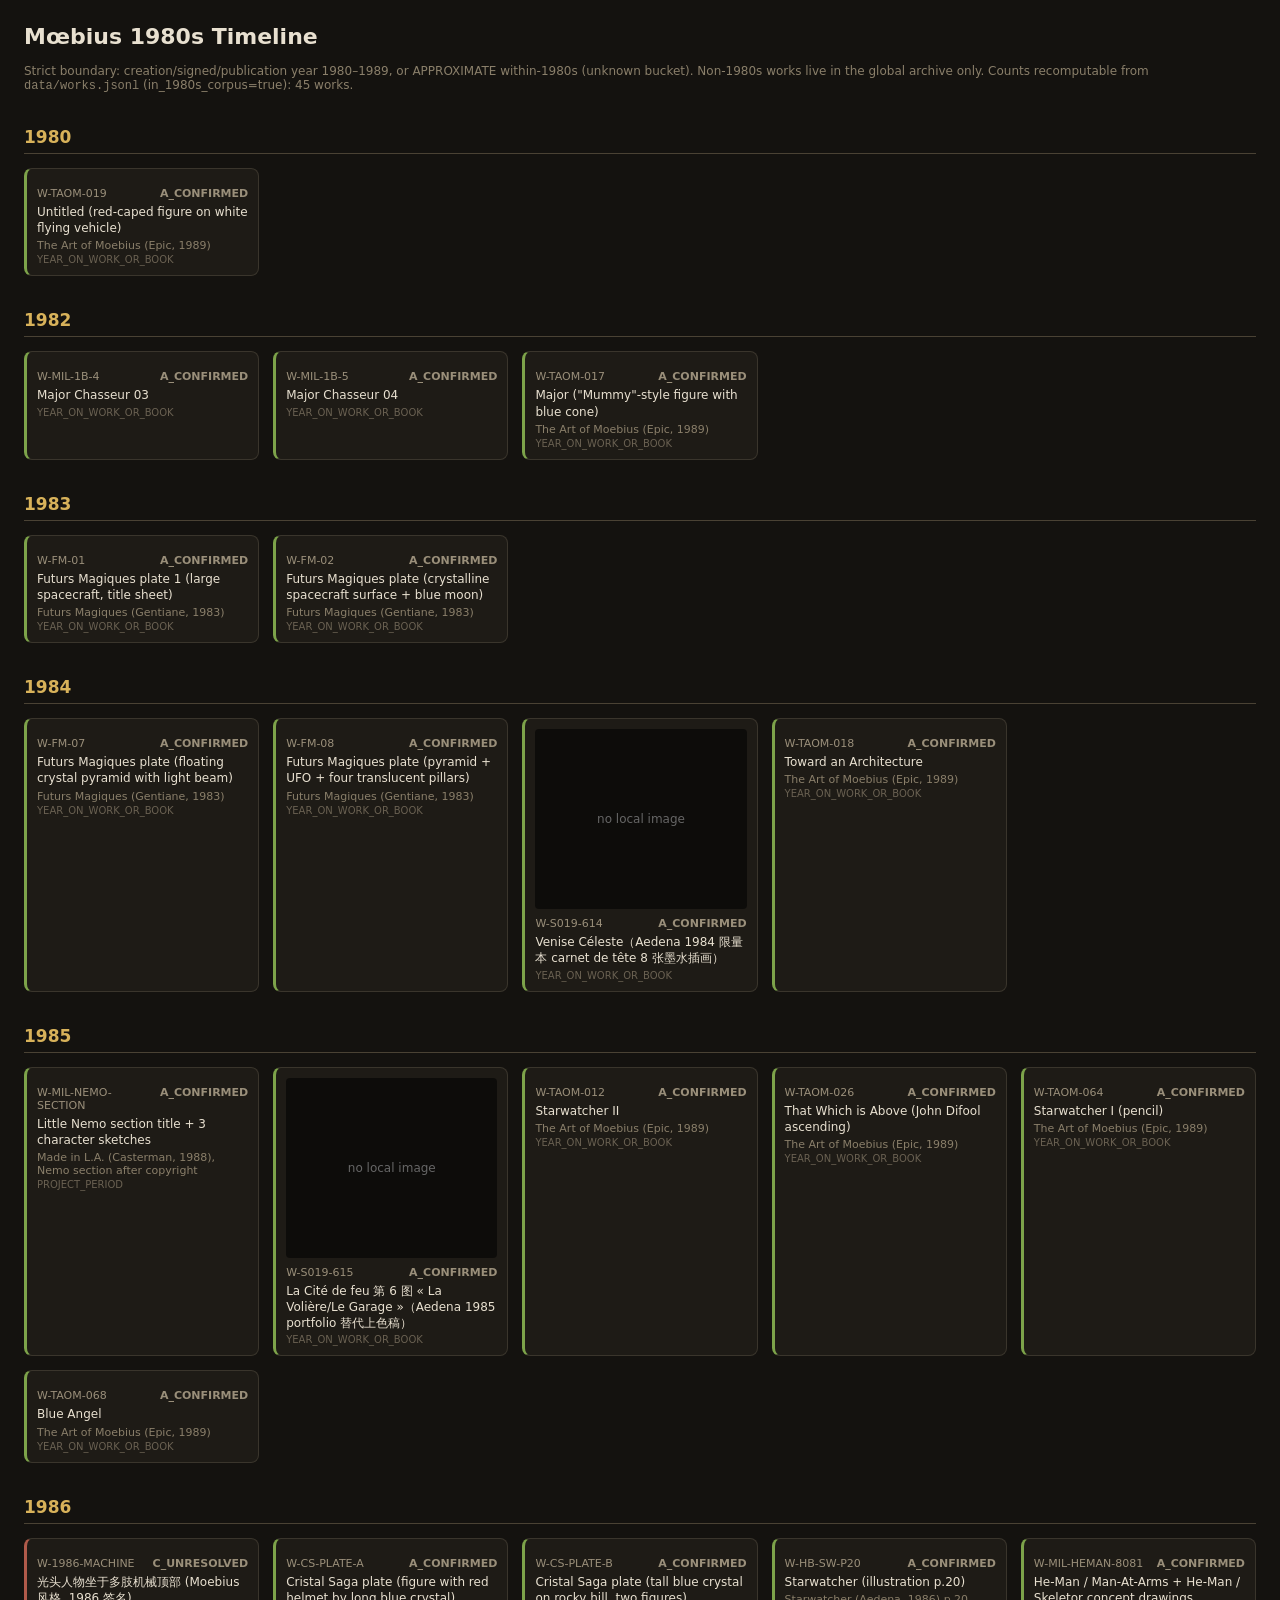
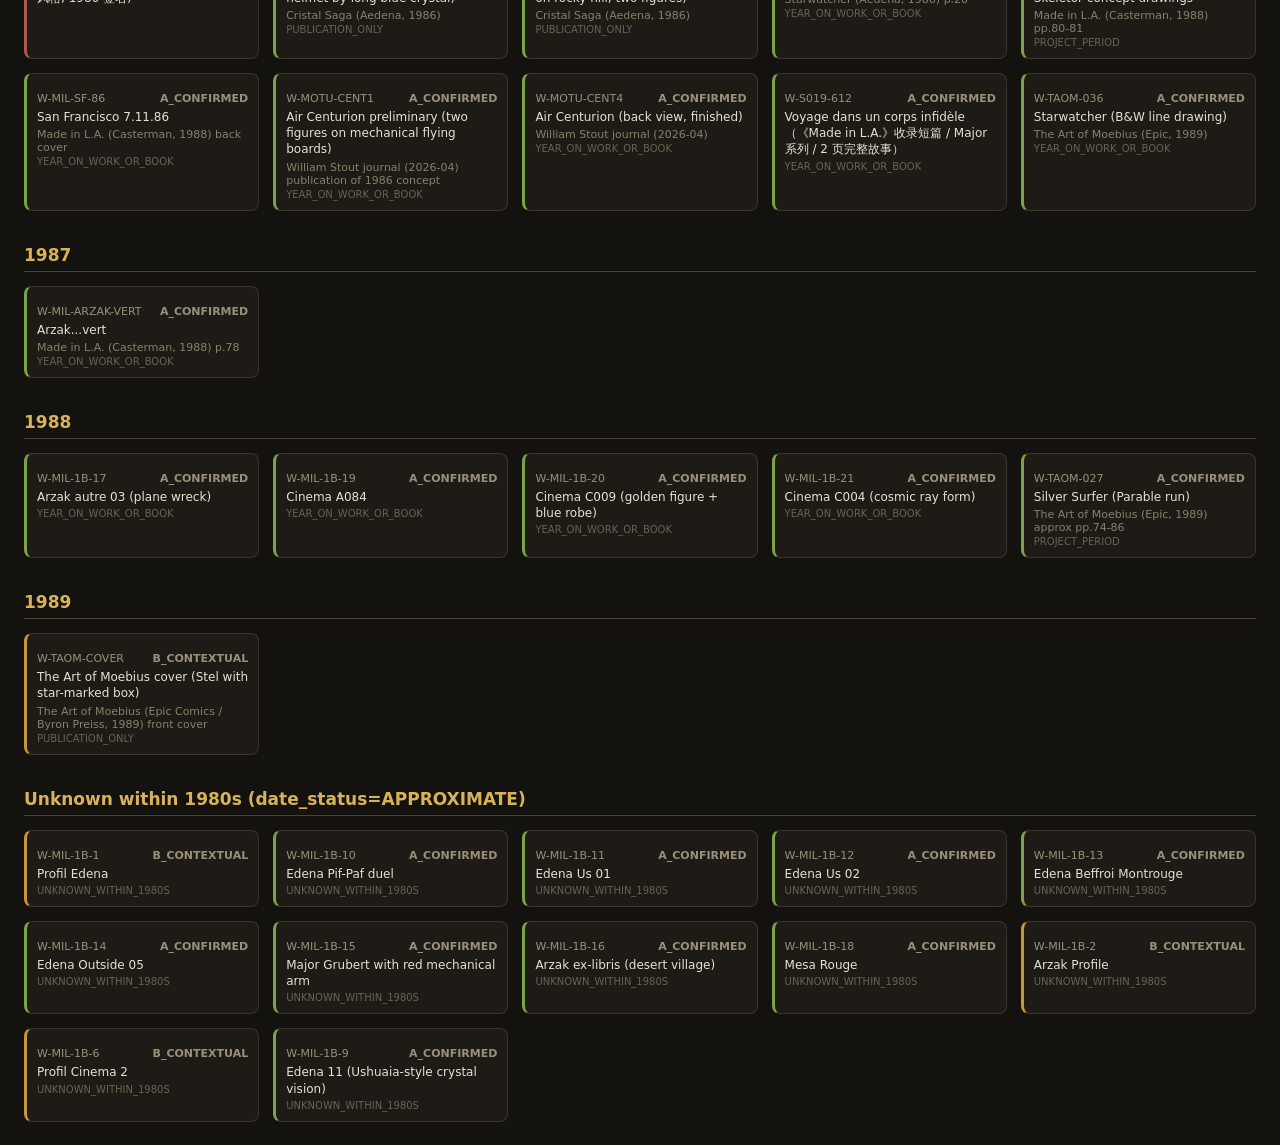
<file: timeline.html>
<!DOCTYPE html><html lang="zh"><head><meta charset="utf-8">
<title>1980s Timeline — Moebius Archive</title>
<style>
body{font-family:system-ui,sans-serif;background:#14120f;color:#e8e0d0;margin:24px;}
h1{font-size:22px;} h2{font-size:17px;border-bottom:1px solid #4a4234;padding-bottom:6px;margin-top:34px;color:#d8b25a;}
.grid{display:grid;grid-template-columns:repeat(auto-fill,minmax(200px,1fr));gap:14px;}
.card{background:#1e1b16;border:1px solid #3a352c;border-radius:8px;padding:10px;}
.card img{width:100%;height:180px;object-fit:contain;background:#0d0c0a;border-radius:4px;}
.noimg{height:180px;display:flex;align-items:center;justify-content:center;color:#666;font-size:12px;background:#0d0c0a;border-radius:4px;}
.meta{display:flex;justify-content:space-between;margin-top:8px;font-size:11px;color:#9a8f7a;}
.grade{font-weight:700;} .A_CONFIRMED{border-left:3px solid #7da34a;} .B_CONTEXTUAL{border-left:3px solid #c9973b;} .C_UNRESOLVED{border-left:3px solid #b05a4a;}
.t{font-size:12px;margin-top:4px;line-height:1.35;} .pub{font-size:11px;color:#8a7f6a;margin-top:3px;} .basis{font-size:10px;color:#6a6152;margin-top:2px;}
.note{font-size:12px;color:#8a7f6a;margin:10px 0 0;}
</style></head><body>
<h1>Mœbius 1980s Timeline</h1>
<p class="note">Strict boundary: creation/signed/publication year 1980–1989, or APPROXIMATE within-1980s (unknown bucket). Non-1980s works live in the global archive only. Counts recomputable from <code>data/works.jsonl</code> (in_1980s_corpus=true): 45 works.</p>
<h2>1980</h2><div class="grid"><div class="card A_CONFIRMED">

<div class="meta"><span class="wid">W-TAOM-019</span><span class="grade">A_CONFIRMED</span></div>
<div class="t">Untitled (red-caped figure on white flying vehicle)</div>
<div class="pub">The Art of Moebius (Epic, 1989)</div>
<div class="basis">YEAR_ON_WORK_OR_BOOK</div>
</div></div>
<h2>1982</h2><div class="grid"><div class="card A_CONFIRMED">

<div class="meta"><span class="wid">W-MIL-1B-4</span><span class="grade">A_CONFIRMED</span></div>
<div class="t">Major Chasseur 03</div>
<div class="pub"></div>
<div class="basis">YEAR_ON_WORK_OR_BOOK</div>
</div><div class="card A_CONFIRMED">

<div class="meta"><span class="wid">W-MIL-1B-5</span><span class="grade">A_CONFIRMED</span></div>
<div class="t">Major Chasseur 04</div>
<div class="pub"></div>
<div class="basis">YEAR_ON_WORK_OR_BOOK</div>
</div><div class="card A_CONFIRMED">

<div class="meta"><span class="wid">W-TAOM-017</span><span class="grade">A_CONFIRMED</span></div>
<div class="t">Major (&quot;Mummy&quot;-style figure with blue cone)</div>
<div class="pub">The Art of Moebius (Epic, 1989)</div>
<div class="basis">YEAR_ON_WORK_OR_BOOK</div>
</div></div>
<h2>1983</h2><div class="grid"><div class="card A_CONFIRMED">

<div class="meta"><span class="wid">W-FM-01</span><span class="grade">A_CONFIRMED</span></div>
<div class="t">Futurs Magiques plate 1 (large spacecraft, title sheet)</div>
<div class="pub">Futurs Magiques (Gentiane, 1983)</div>
<div class="basis">YEAR_ON_WORK_OR_BOOK</div>
</div><div class="card A_CONFIRMED">

<div class="meta"><span class="wid">W-FM-02</span><span class="grade">A_CONFIRMED</span></div>
<div class="t">Futurs Magiques plate (crystalline spacecraft surface + blue moon)</div>
<div class="pub">Futurs Magiques (Gentiane, 1983)</div>
<div class="basis">YEAR_ON_WORK_OR_BOOK</div>
</div></div>
<h2>1984</h2><div class="grid"><div class="card A_CONFIRMED">

<div class="meta"><span class="wid">W-FM-07</span><span class="grade">A_CONFIRMED</span></div>
<div class="t">Futurs Magiques plate (floating crystal pyramid with light beam)</div>
<div class="pub">Futurs Magiques (Gentiane, 1983)</div>
<div class="basis">YEAR_ON_WORK_OR_BOOK</div>
</div><div class="card A_CONFIRMED">

<div class="meta"><span class="wid">W-FM-08</span><span class="grade">A_CONFIRMED</span></div>
<div class="t">Futurs Magiques plate (pyramid + UFO + four translucent pillars)</div>
<div class="pub">Futurs Magiques (Gentiane, 1983)</div>
<div class="basis">YEAR_ON_WORK_OR_BOOK</div>
</div><div class="card A_CONFIRMED">
<div class="noimg">no local image</div>
<div class="meta"><span class="wid">W-S019-614</span><span class="grade">A_CONFIRMED</span></div>
<div class="t">Venise Céleste（Aedena 1984 限量本 carnet de tête 8 张墨水插画）</div>
<div class="pub"></div>
<div class="basis">YEAR_ON_WORK_OR_BOOK</div>
</div><div class="card A_CONFIRMED">

<div class="meta"><span class="wid">W-TAOM-018</span><span class="grade">A_CONFIRMED</span></div>
<div class="t">Toward an Architecture</div>
<div class="pub">The Art of Moebius (Epic, 1989)</div>
<div class="basis">YEAR_ON_WORK_OR_BOOK</div>
</div></div>
<h2>1985</h2><div class="grid"><div class="card A_CONFIRMED">

<div class="meta"><span class="wid">W-MIL-NEMO-SECTION</span><span class="grade">A_CONFIRMED</span></div>
<div class="t">Little Nemo section title + 3 character sketches</div>
<div class="pub">Made in L.A. (Casterman, 1988), Nemo section after copyright</div>
<div class="basis">PROJECT_PERIOD</div>
</div><div class="card A_CONFIRMED">
<div class="noimg">no local image</div>
<div class="meta"><span class="wid">W-S019-615</span><span class="grade">A_CONFIRMED</span></div>
<div class="t">La Cité de feu 第 6 图 « La Volière/Le Garage »（Aedena 1985 portfolio 替代上色稿）</div>
<div class="pub"></div>
<div class="basis">YEAR_ON_WORK_OR_BOOK</div>
</div><div class="card A_CONFIRMED">

<div class="meta"><span class="wid">W-TAOM-012</span><span class="grade">A_CONFIRMED</span></div>
<div class="t">Starwatcher II</div>
<div class="pub">The Art of Moebius (Epic, 1989)</div>
<div class="basis">YEAR_ON_WORK_OR_BOOK</div>
</div><div class="card A_CONFIRMED">

<div class="meta"><span class="wid">W-TAOM-026</span><span class="grade">A_CONFIRMED</span></div>
<div class="t">That Which is Above (John Difool ascending)</div>
<div class="pub">The Art of Moebius (Epic, 1989)</div>
<div class="basis">YEAR_ON_WORK_OR_BOOK</div>
</div><div class="card A_CONFIRMED">

<div class="meta"><span class="wid">W-TAOM-064</span><span class="grade">A_CONFIRMED</span></div>
<div class="t">Starwatcher I (pencil)</div>
<div class="pub">The Art of Moebius (Epic, 1989)</div>
<div class="basis">YEAR_ON_WORK_OR_BOOK</div>
</div><div class="card A_CONFIRMED">

<div class="meta"><span class="wid">W-TAOM-068</span><span class="grade">A_CONFIRMED</span></div>
<div class="t">Blue Angel</div>
<div class="pub">The Art of Moebius (Epic, 1989)</div>
<div class="basis">YEAR_ON_WORK_OR_BOOK</div>
</div></div>
<h2>1986</h2><div class="grid"><div class="card C_UNRESOLVED">

<div class="meta"><span class="wid">W-1986-MACHINE</span><span class="grade">C_UNRESOLVED</span></div>
<div class="t">光头人物坐于多肢机械顶部 (Moebius 风格, 1986 签名)</div>
<div class="pub"></div>
<div class="basis"></div>
</div><div class="card A_CONFIRMED">

<div class="meta"><span class="wid">W-CS-PLATE-A</span><span class="grade">A_CONFIRMED</span></div>
<div class="t">Cristal Saga plate (figure with red helmet by long blue crystal)</div>
<div class="pub">Cristal Saga (Aedena, 1986)</div>
<div class="basis">PUBLICATION_ONLY</div>
</div><div class="card A_CONFIRMED">

<div class="meta"><span class="wid">W-CS-PLATE-B</span><span class="grade">A_CONFIRMED</span></div>
<div class="t">Cristal Saga plate (tall blue crystal on rocky hill, two figures)</div>
<div class="pub">Cristal Saga (Aedena, 1986)</div>
<div class="basis">PUBLICATION_ONLY</div>
</div><div class="card A_CONFIRMED">

<div class="meta"><span class="wid">W-HB-SW-P20</span><span class="grade">A_CONFIRMED</span></div>
<div class="t">Starwatcher (illustration p.20)</div>
<div class="pub">Starwatcher (Aedena, 1986) p.20</div>
<div class="basis">YEAR_ON_WORK_OR_BOOK</div>
</div><div class="card A_CONFIRMED">

<div class="meta"><span class="wid">W-MIL-HEMAN-8081</span><span class="grade">A_CONFIRMED</span></div>
<div class="t">He-Man / Man-At-Arms + He-Man / Skeletor concept drawings</div>
<div class="pub">Made in L.A. (Casterman, 1988) pp.80-81</div>
<div class="basis">PROJECT_PERIOD</div>
</div><div class="card A_CONFIRMED">

<div class="meta"><span class="wid">W-MIL-SF-86</span><span class="grade">A_CONFIRMED</span></div>
<div class="t">San Francisco 7.11.86</div>
<div class="pub">Made in L.A. (Casterman, 1988) back cover</div>
<div class="basis">YEAR_ON_WORK_OR_BOOK</div>
</div><div class="card A_CONFIRMED">

<div class="meta"><span class="wid">W-MOTU-CENT1</span><span class="grade">A_CONFIRMED</span></div>
<div class="t">Air Centurion preliminary (two figures on mechanical flying boards)</div>
<div class="pub">William Stout journal (2026-04) publication of 1986 concept</div>
<div class="basis">YEAR_ON_WORK_OR_BOOK</div>
</div><div class="card A_CONFIRMED">

<div class="meta"><span class="wid">W-MOTU-CENT4</span><span class="grade">A_CONFIRMED</span></div>
<div class="t">Air Centurion (back view, finished)</div>
<div class="pub">William Stout journal (2026-04)</div>
<div class="basis">YEAR_ON_WORK_OR_BOOK</div>
</div><div class="card A_CONFIRMED">

<div class="meta"><span class="wid">W-S019-612</span><span class="grade">A_CONFIRMED</span></div>
<div class="t">Voyage dans un corps infidèle（《Made in L.A.》收录短篇 / Major 系列 / 2 页完整故事）</div>
<div class="pub"></div>
<div class="basis">YEAR_ON_WORK_OR_BOOK</div>
</div><div class="card A_CONFIRMED">

<div class="meta"><span class="wid">W-TAOM-036</span><span class="grade">A_CONFIRMED</span></div>
<div class="t">Starwatcher (B&amp;W line drawing)</div>
<div class="pub">The Art of Moebius (Epic, 1989)</div>
<div class="basis">YEAR_ON_WORK_OR_BOOK</div>
</div></div>
<h2>1987</h2><div class="grid"><div class="card A_CONFIRMED">

<div class="meta"><span class="wid">W-MIL-ARZAK-VERT</span><span class="grade">A_CONFIRMED</span></div>
<div class="t">Arzak...vert</div>
<div class="pub">Made in L.A. (Casterman, 1988) p.78</div>
<div class="basis">YEAR_ON_WORK_OR_BOOK</div>
</div></div>
<h2>1988</h2><div class="grid"><div class="card A_CONFIRMED">

<div class="meta"><span class="wid">W-MIL-1B-17</span><span class="grade">A_CONFIRMED</span></div>
<div class="t">Arzak autre 03 (plane wreck)</div>
<div class="pub"></div>
<div class="basis">YEAR_ON_WORK_OR_BOOK</div>
</div><div class="card A_CONFIRMED">

<div class="meta"><span class="wid">W-MIL-1B-19</span><span class="grade">A_CONFIRMED</span></div>
<div class="t">Cinema A084</div>
<div class="pub"></div>
<div class="basis">YEAR_ON_WORK_OR_BOOK</div>
</div><div class="card A_CONFIRMED">

<div class="meta"><span class="wid">W-MIL-1B-20</span><span class="grade">A_CONFIRMED</span></div>
<div class="t">Cinema C009 (golden figure + blue robe)</div>
<div class="pub"></div>
<div class="basis">YEAR_ON_WORK_OR_BOOK</div>
</div><div class="card A_CONFIRMED">

<div class="meta"><span class="wid">W-MIL-1B-21</span><span class="grade">A_CONFIRMED</span></div>
<div class="t">Cinema C004 (cosmic ray form)</div>
<div class="pub"></div>
<div class="basis">YEAR_ON_WORK_OR_BOOK</div>
</div><div class="card A_CONFIRMED">

<div class="meta"><span class="wid">W-TAOM-027</span><span class="grade">A_CONFIRMED</span></div>
<div class="t">Silver Surfer (Parable run)</div>
<div class="pub">The Art of Moebius (Epic, 1989) approx pp.74-86</div>
<div class="basis">PROJECT_PERIOD</div>
</div></div>
<h2>1989</h2><div class="grid"><div class="card B_CONTEXTUAL">

<div class="meta"><span class="wid">W-TAOM-COVER</span><span class="grade">B_CONTEXTUAL</span></div>
<div class="t">The Art of Moebius cover (Stel with star-marked box)</div>
<div class="pub">The Art of Moebius (Epic Comics / Byron Preiss, 1989) front cover</div>
<div class="basis">PUBLICATION_ONLY</div>
</div></div>
<h2>Unknown within 1980s (date_status=APPROXIMATE)</h2><div class="grid"><div class="card B_CONTEXTUAL">

<div class="meta"><span class="wid">W-MIL-1B-1</span><span class="grade">B_CONTEXTUAL</span></div>
<div class="t">Profil Edena</div>
<div class="pub"></div>
<div class="basis">UNKNOWN_WITHIN_1980S</div>
</div><div class="card A_CONFIRMED">

<div class="meta"><span class="wid">W-MIL-1B-10</span><span class="grade">A_CONFIRMED</span></div>
<div class="t">Edena Pif-Paf duel</div>
<div class="pub"></div>
<div class="basis">UNKNOWN_WITHIN_1980S</div>
</div><div class="card A_CONFIRMED">

<div class="meta"><span class="wid">W-MIL-1B-11</span><span class="grade">A_CONFIRMED</span></div>
<div class="t">Edena Us 01</div>
<div class="pub"></div>
<div class="basis">UNKNOWN_WITHIN_1980S</div>
</div><div class="card A_CONFIRMED">

<div class="meta"><span class="wid">W-MIL-1B-12</span><span class="grade">A_CONFIRMED</span></div>
<div class="t">Edena Us 02</div>
<div class="pub"></div>
<div class="basis">UNKNOWN_WITHIN_1980S</div>
</div><div class="card A_CONFIRMED">

<div class="meta"><span class="wid">W-MIL-1B-13</span><span class="grade">A_CONFIRMED</span></div>
<div class="t">Edena Beffroi Montrouge</div>
<div class="pub"></div>
<div class="basis">UNKNOWN_WITHIN_1980S</div>
</div><div class="card A_CONFIRMED">

<div class="meta"><span class="wid">W-MIL-1B-14</span><span class="grade">A_CONFIRMED</span></div>
<div class="t">Edena Outside 05</div>
<div class="pub"></div>
<div class="basis">UNKNOWN_WITHIN_1980S</div>
</div><div class="card A_CONFIRMED">

<div class="meta"><span class="wid">W-MIL-1B-15</span><span class="grade">A_CONFIRMED</span></div>
<div class="t">Major Grubert with red mechanical arm</div>
<div class="pub"></div>
<div class="basis">UNKNOWN_WITHIN_1980S</div>
</div><div class="card A_CONFIRMED">

<div class="meta"><span class="wid">W-MIL-1B-16</span><span class="grade">A_CONFIRMED</span></div>
<div class="t">Arzak ex-libris (desert village)</div>
<div class="pub"></div>
<div class="basis">UNKNOWN_WITHIN_1980S</div>
</div><div class="card A_CONFIRMED">

<div class="meta"><span class="wid">W-MIL-1B-18</span><span class="grade">A_CONFIRMED</span></div>
<div class="t">Mesa Rouge</div>
<div class="pub"></div>
<div class="basis">UNKNOWN_WITHIN_1980S</div>
</div><div class="card B_CONTEXTUAL">

<div class="meta"><span class="wid">W-MIL-1B-2</span><span class="grade">B_CONTEXTUAL</span></div>
<div class="t">Arzak Profile</div>
<div class="pub"></div>
<div class="basis">UNKNOWN_WITHIN_1980S</div>
</div><div class="card B_CONTEXTUAL">

<div class="meta"><span class="wid">W-MIL-1B-6</span><span class="grade">B_CONTEXTUAL</span></div>
<div class="t">Profil Cinema 2</div>
<div class="pub"></div>
<div class="basis">UNKNOWN_WITHIN_1980S</div>
</div><div class="card A_CONFIRMED">

<div class="meta"><span class="wid">W-MIL-1B-9</span><span class="grade">A_CONFIRMED</span></div>
<div class="t">Edena 11 (Ushuaia-style crystal vision)</div>
<div class="pub"></div>
<div class="basis">UNKNOWN_WITHIN_1980S</div>
</div></div>
</body></html>
</file>
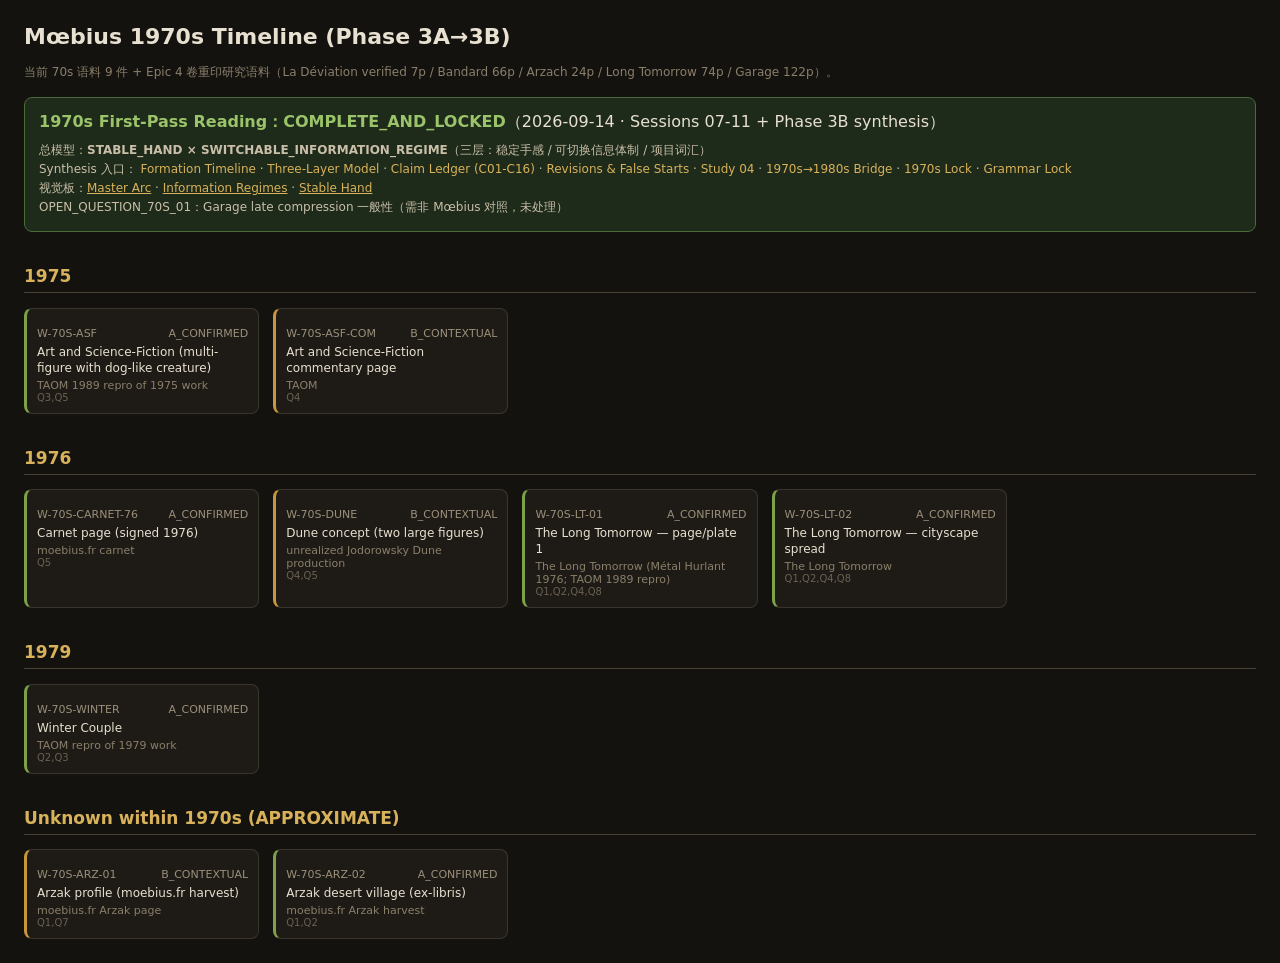
<file: timeline_1970s.html>
<!DOCTYPE html><html lang="zh"><head><meta charset="utf-8"><title>1970s Timeline — Moebius Archive</title>
<style>body{font-family:system-ui,sans-serif;background:#14120f;color:#e8e0d0;margin:24px;}h1{font-size:22px;}h2{font-size:17px;border-bottom:1px solid #4a4234;padding-bottom:6px;margin-top:34px;color:#d8b25a;}.grid{display:grid;grid-template-columns:repeat(auto-fill,minmax(200px,1fr));gap:14px;}.card{background:#1e1b16;border:1px solid #3a352c;border-radius:8px;padding:10px;}.card img{width:100%;height:180px;object-fit:contain;background:#0d0c0a;border-radius:4px;}.noimg{height:180px;display:flex;align-items:center;justify-content:center;color:#666;background:#0d0c0a;border-radius:4px;}.meta{display:flex;justify-content:space-between;margin-top:8px;font-size:11px;color:#9a8f7a;}.A_CONFIRMED{border-left:3px solid #7da34a;}.B_CONTEXTUAL{border-left:3px solid #c9973b;}.C_UNRESOLVED{border-left:3px solid #b05a4a;}.t{font-size:12px;margin-top:4px;line-height:1.35;}.pub{font-size:11px;color:#8a7f6a;margin-top:3px;}.basis{font-size:10px;color:#6a6152;}.note{font-size:12px;color:#8a7f6a;}</style></head><body>
<h1>Mœbius 1970s Timeline (Phase 3A→3B)</h1>
<p class="note">当前 70s 语料 9 件 + Epic 4 卷重印研究语料（La Déviation verified 7p / Bandard 66p / Arzach 24p / Long Tomorrow 74p / Garage 122p）。</p>
<div class="lockbanner" style="background:#1e2a1a;border:1px solid #4a6a3a;border-radius:8px;padding:14px;margin:16px 0;">
<b style="color:#9ac36a;">1970s First-Pass Reading：COMPLETE_AND_LOCKED</b>（2026-09-14 · Sessions 07-11 + Phase 3B synthesis）
<div style="font-size:12px;margin-top:8px;color:#c9bfa8;line-height:1.6;">
总模型：<b>STABLE_HAND × SWITCHABLE_INFORMATION_REGIME</b>（三层：稳定手感 / 可切换信息体制 / 项目词汇）
<br>Synthesis 入口：
<a https://github.com/conanxin/moebius-research-atlas/blob/main/studies/1970S_FORMATION_TIMELINE.md style="color:#d8b25a;">Formation Timeline</a> ·
<a https://github.com/conanxin/moebius-research-atlas/blob/main/studies/1970S_THREE_LAYER_MODEL.md style="color:#d8b25a;">Three-Layer Model</a> ·
<a https://github.com/conanxin/moebius-research-atlas/blob/main/reports/PHASE3B_CLAIM_LEDGER.csv style="color:#d8b25a;">Claim Ledger (C01-C16)</a> ·
<a https://github.com/conanxin/moebius-research-atlas/blob/main/studies/1970S_REVISIONS_AND_FALSE_STARTS.md style="color:#d8b25a;">Revisions &amp; False Starts</a> ·
<a https://github.com/conanxin/moebius-research-atlas/blob/main/studies/STUDY-04-MOEBIUS-1970S-SYNTHESIS.md style="color:#d8b25a;">Study 04</a> ·
<a https://github.com/conanxin/moebius-research-atlas/blob/main/studies/1970S_TO_1980S_BRIDGE.md style="color:#d8b25a;">1970s→1980s Bridge</a> ·
<a https://github.com/conanxin/moebius-research-atlas/blob/main/studies/1970S_FIRST_PASS_LOCK.md style="color:#d8b25a;">1970s Lock</a> ·
<a https://github.com/conanxin/moebius-research-atlas/blob/main/studies/1970S_GRAMMAR_LOCK.md style="color:#d8b25a;">Grammar Lock</a>
<br>视觉板：<a href="assets/public/research/1970S_MASTER_ARC.jpg" style="color:#d8b25a;">Master Arc</a> ·
<a href="assets/public/research/1970S_INFORMATION_REGIMES.jpg" style="color:#d8b25a;">Information Regimes</a> ·
<a href="assets/public/research/1970S_STABLE_HAND.jpg" style="color:#d8b25a;">Stable Hand</a>
<br>OPEN_QUESTION_70S_01：Garage late compression 一般性（需非 Mœbius 对照，未处理）
</div></div>
<h2>1975</h2><div class="grid"><div class="card A_CONFIRMED">
<div class="meta"><span>W-70S-ASF</span><span>A_CONFIRMED</span></div>
<div class="t">Art and Science-Fiction (multi-figure with dog-like creature)</div><div class="pub">TAOM 1989 repro of 1975 work</div>
<div class="basis">Q3,Q5</div></div><div class="card B_CONTEXTUAL">
<div class="meta"><span>W-70S-ASF-COM</span><span>B_CONTEXTUAL</span></div>
<div class="t">Art and Science-Fiction commentary page</div><div class="pub">TAOM</div>
<div class="basis">Q4</div></div></div>
<h2>1976</h2><div class="grid"><div class="card A_CONFIRMED">
<div class="meta"><span>W-70S-CARNET-76</span><span>A_CONFIRMED</span></div>
<div class="t">Carnet page (signed 1976)</div><div class="pub">moebius.fr carnet</div>
<div class="basis">Q5</div></div><div class="card B_CONTEXTUAL">
<div class="meta"><span>W-70S-DUNE</span><span>B_CONTEXTUAL</span></div>
<div class="t">Dune concept (two large figures)</div><div class="pub">unrealized Jodorowsky Dune production</div>
<div class="basis">Q4,Q5</div></div><div class="card A_CONFIRMED">
<div class="meta"><span>W-70S-LT-01</span><span>A_CONFIRMED</span></div>
<div class="t">The Long Tomorrow — page/plate 1</div><div class="pub">The Long Tomorrow (Métal Hurlant 1976; TAOM 1989 repro)</div>
<div class="basis">Q1,Q2,Q4,Q8</div></div><div class="card A_CONFIRMED">
<div class="meta"><span>W-70S-LT-02</span><span>A_CONFIRMED</span></div>
<div class="t">The Long Tomorrow — cityscape spread</div><div class="pub">The Long Tomorrow</div>
<div class="basis">Q1,Q2,Q4,Q8</div></div></div>
<h2>1979</h2><div class="grid"><div class="card A_CONFIRMED">
<div class="meta"><span>W-70S-WINTER</span><span>A_CONFIRMED</span></div>
<div class="t">Winter Couple</div><div class="pub">TAOM repro of 1979 work</div>
<div class="basis">Q2,Q3</div></div></div>
<h2>Unknown within 1970s (APPROXIMATE)</h2><div class="grid"><div class="card B_CONTEXTUAL">
<div class="meta"><span>W-70S-ARZ-01</span><span>B_CONTEXTUAL</span></div>
<div class="t">Arzak profile (moebius.fr harvest)</div><div class="pub">moebius.fr Arzak page</div>
<div class="basis">Q1,Q7</div></div><div class="card A_CONFIRMED">
<div class="meta"><span>W-70S-ARZ-02</span><span>A_CONFIRMED</span></div>
<div class="t">Arzak desert village (ex-libris)</div><div class="pub">moebius.fr Arzak harvest</div>
<div class="basis">Q1,Q2</div></div></div>
</body></html>
</file>
<file: css/research-atlas.css>
/* Mœbius Research Atlas — Editorial/Archive theme */
/* Light theme · paper feel · system fonts · CSS Grid responsive · zero external deps */
:root{
 --bg:#f5f3ed; --paper:#ffffff; --ink:#1a1a1a; --ink-soft:#3a3a36; --muted:#6a6258;
 --line:#d8d3c4; --accent:#5a3a2a; --accent-soft:#a87762;
 --limit:#9a4a2a; --project-limited:#9a6a2a; --partial-supported:#7a6a3a;
 --supports:#3a6a4a; --meets:#3a6a4a; --doesnot:#9a4a2a; --exhausted:#5a5a5a; --open-frozen:#3a4a6a;
}
*{box-sizing:border-box}
html,body{margin:0;padding:0;background:var(--bg);color:var(--ink);
 font:15px/1.55 -apple-system,Segoe UI,Roboto,Helvetica,Arial,sans-serif}
body{overflow-x:hidden}
a{color:var(--accent);text-decoration:none;border-bottom:1px solid transparent}
a:hover{border-bottom-color:var(--accent)}
.skip{position:absolute;left:-9999px;top:0;background:var(--ink);color:#fff;padding:8px 12px;z-index:999}
.skip:focus{left:0}

/* header */
.atlas-header{background:var(--ink);color:#eee;padding:24px 16px 20px}
.atlas-header-inner{max-width:1100px;margin:0 auto}
.atlas-eyebrow{font-size:11px;letter-spacing:2px;color:#a89a82;margin-bottom:8px}
.atlas-header h1{margin:0 0 8px 0;font-size:28px;font-weight:600;letter-spacing:-0.5px;line-height:1.15}
.atlas-subtitle{margin:0 0 16px 0;font-size:14px;color:#a89a82;max-width:780px}
.atlas-nav{display:flex;flex-wrap:wrap;gap:6px 12px}
.atlas-nav a{color:#d4c89a;font-size:13px;padding:4px 10px;border:1px solid #4a4234;border-radius:3px;border-bottom-color:#4a4234}
.atlas-nav a:hover{background:#2a2520;border-bottom-color:#2a2520}

/* container */
.container{max-width:1100px;margin:0 auto;padding:0 24px}
.atlas-section{padding:48px 0;border-top:1px solid var(--line)}
.atlas-section h2{font-size:22px;margin:0 0 12px 0;font-weight:600;letter-spacing:-0.3px}
.atlas-section .section-lede{font-size:15px;color:var(--ink-soft);max-width:780px;margin:0 0 24px 0}

/* hero */
.section-hero{padding:56px 0 40px;border-top:none}
.hero-one-liner{font-size:24px;font-weight:600;letter-spacing:-0.5px;color:var(--ink);margin:0 0 16px 0}
.section-hero p{max-width:780px;color:var(--ink-soft);margin:0 0 24px 0}
.hero-meta{display:grid;grid-template-columns:repeat(auto-fit,minmax(180px,1fr));gap:8px 24px;padding:16px 20px;background:var(--paper);border:1px solid var(--line);border-radius:4px}
.hero-meta div{margin:0}
.hero-meta dt{font-size:11px;letter-spacing:1px;color:var(--muted);text-transform:uppercase;margin-bottom:4px}
.hero-meta dd{margin:0;font-size:14px;color:var(--ink)}

/* badges */
.badge{display:inline-block;font-size:11px;padding:2px 8px;border-radius:3px;letter-spacing:0.5px;font-weight:600;vertical-align:middle}
.badge-supported-with-limits{background:#e8e0c8;color:#5a4a1a;border:1px solid #b8a06a}
.badge-project-limited{background:#e8d8b8;color:#7a4a1a;border:1px solid #b8782a}
.badge-partially-supported{background:#e8e0c0;color:#6a5a1a;border:1px solid #b8a84a}
.badge-meets{background:#d8e8d8;color:#1a5a2a;border:1px solid #5aa06a}
.badge-does-not{background:#f0d8d8;color:#7a2a2a;border:1px solid #b85a4a}

/* work cards */
.work-card{background:var(--paper);border:1px solid var(--line);border-left:5px solid var(--accent);border-radius:4px;padding:18px 22px;margin:16px 0}
.work-card header{margin-bottom:8px}
.work-card h3{margin:0 0 4px 0;font-size:18px}
.work-card .work-period{font-size:12px;color:var(--muted);margin:0}
.work-card .work-role{font-size:14px;color:var(--ink-soft);margin:8px 0 12px 0;font-style:italic}
.work-card figure{margin:12px 0}
.work-card img{max-width:100%;height:auto;display:block;border:1px solid var(--line);background:#ddd}
.work-card figcaption{font-size:11px;color:var(--muted);margin-top:4px;line-height:1.4}
.work-card details{margin-top:10px}
.work-card summary{cursor:pointer;font-size:12px;color:var(--accent);font-weight:600;letter-spacing:0.5px;text-transform:uppercase}
.work-card details p{margin:8px 0}
.evidence-meta{font-size:11px;color:var(--muted)}
.limitation{font-size:12px;color:var(--limit);background:#f8eee8;padding:8px 12px;border-left:3px solid var(--limit);border-radius:0 3px 3px 0;margin:8px 0}

/* section lede + key statements */
.key-statement{font-size:16px;font-weight:500;color:var(--ink);background:var(--paper);padding:14px 18px;border-left:4px solid var(--accent-soft);border-radius:0 4px 4px 0;margin:16px 0}

/* model section */
.model-name{font-size:18px;font-weight:600;color:var(--ink);margin:0 0 8px 0}
.model-status{font-size:14px;color:var(--ink-soft);margin:0 0 24px 0}
.model-grid{display:grid;grid-template-columns:repeat(auto-fit,minmax(360px,1fr));gap:24px;margin:24px 0}
.model-axis{background:var(--paper);border:1px solid var(--line);border-radius:4px;padding:18px 22px}
.model-axis h3{margin:0 0 12px 0;font-size:16px;color:var(--accent)}
.invariant-list{padding-left:20px;margin:0 0 12px 0}
.invariant-list li{margin:4px 0}
.resources-note{font-size:12px;color:var(--muted);margin:8px 0 4px 0}
.resources-list{padding-left:20px;margin:0;color:var(--muted);font-size:13px}
.regime-dims{display:grid;grid-template-columns:repeat(2,1fr);gap:4px 16px;margin:0 0 16px 0;font-size:12px}
.regime-dims dt{color:var(--accent);font-weight:600;letter-spacing:0.5px;text-transform:uppercase}
.regime-examples{padding-left:16px;margin:0;font-size:13px}
.regime-examples li{margin:4px 0}

/* strange object readability */
.sor-grid{display:grid;grid-template-columns:repeat(auto-fit,minmax(220px,1fr));gap:12px;margin:24px 0}
.sor-axis{background:var(--paper);border:1px solid var(--line);border-radius:4px;padding:14px 18px}
.sor-axis h3{margin:0 0 6px 0;font-size:14px;color:var(--accent)}
.sor-axis p{margin:0;font-size:13px;color:var(--ink-soft)}

/* matrix 2x2 */
.matrix-2x2{width:100%;border-collapse:collapse;margin:24px 0;background:var(--paper);border:1px solid var(--line);font-size:13px}
.matrix-2x2 th,.matrix-2x2 td{border:1px solid var(--line);padding:12px;text-align:left;vertical-align:top}
.matrix-2x2 th{background:#f5f0e0;font-weight:600;color:var(--ink)}
.matrix-2x2 .q1{background:#f5f5ee}
.matrix-2x2 .q2-cea{background:#f0eee8;color:var(--muted);font-style:italic}
.matrix-2x2 .q3{background:#f8f0e0}
.matrix-2x2 .q4{background:#f5f0e8}

/* crystal section */
.crystal-grid{display:grid;grid-template-columns:repeat(auto-fit,minmax(280px,1fr));gap:16px;margin:16px 0 24px 0}
.crystal-case{background:var(--paper);border:1px solid var(--line);border-radius:4px;padding:16px 20px}
.crystal-case h3{margin:0 0 8px 0;font-size:15px;color:var(--accent)}

/* Cœur trilogy */
.coeur-trilogy{display:grid;grid-template-columns:repeat(auto-fit,minmax(260px,1fr));gap:14px;margin:24px 0}
.coeur-volume{background:var(--paper);border:1px solid var(--line);border-radius:4px;padding:14px 18px}
.coeur-volume h3{margin:0 0 6px 0;font-size:15px;color:var(--accent)}
.observation-line{font-size:15px;font-weight:500;color:var(--ink);background:var(--paper);padding:12px 16px;border:1px solid var(--line);border-radius:4px;text-align:center;margin:16px 0}
.page-list{padding-left:20px;font-size:13px}
.page-list li{margin:4px 0}

/* counterexample */
.counter-grid{display:grid;grid-template-columns:repeat(auto-fit,minmax(320px,1fr));gap:20px;margin:24px 0}
.counter-half{background:var(--paper);border:1px solid var(--line);border-radius:4px;padding:18px 22px}
.counter-half h3{margin:0 0 8px 0;font-size:16px}
.counter-meets{border-top:3px solid var(--meets)}
.counter-does-not{border-top:3px solid var(--does-not)}

/* research boards */
.section-boards{margin:32px 0;display:grid;grid-template-columns:repeat(auto-fit,minmax(320px,1fr));gap:16px}
.section-boards img{width:100%;height:auto;display:block;border:1px solid var(--line);background:#ddd;border-radius:3px}
.board-caption{grid-column:1/-1;font-size:11px;color:var(--muted);text-align:center;margin:8px 0 0 0}

/* catalog renders grid */
.catalog-render-grid{display:grid;grid-template-columns:repeat(auto-fit,minmax(280px,1fr));gap:16px;margin:24px 0}
.catalog-render-grid figure{margin:0;background:var(--paper);border:1px solid var(--line);border-radius:4px;padding:12px}
.catalog-render-grid img{width:100%;height:auto;display:block;background:#ddd}
.catalog-render-grid figcaption{font-size:11px;color:var(--muted);margin-top:8px;line-height:1.4}

/* 1986 machine callout */
.machine-callout{background:var(--paper);border:1px solid var(--open-frozen);border-left:5px solid var(--open-frozen);border-radius:4px;padding:18px 22px;margin:24px 0}
.machine-callout h3{margin:0 0 8px 0;font-size:16px;color:var(--open-frozen)}

/* protocol chain */
.protocol-chain{padding-left:24px;font-size:14px}
.protocol-chain li{margin:8px 0}
.protocol-chain li strong{color:var(--accent)}

/* lessons */
.lesson-card{background:var(--paper);border:1px solid var(--line);border-radius:4px;padding:14px 18px;margin:14px 0}
.lesson-card h4{margin:0 0 6px 0;font-size:14px;color:var(--accent)}
.lesson-card p{margin:6px 0;font-size:13px}
.lesson-meta{font-size:11px;color:var(--muted)}

/* open questions */
.open-questions{margin:16px 0 0 0;padding:0}
.open-questions div{padding:12px 16px;background:var(--paper);border:1px solid var(--line);border-radius:4px;margin-bottom:8px}
.open-questions dt{font-weight:600;color:var(--accent);font-size:14px;margin-bottom:4px}
.open-questions dd{margin:0;font-size:13px;color:var(--ink-soft)}

/* footer */
.atlas-footer{background:var(--ink);color:#a89a82;padding:24px 16px;margin-top:32px;font-size:12px}
.atlas-footer p{margin:6px 0}
.atlas-footer a{color:#d4c89a}

/* ---- public home (index.html) ---- */
.hero-one-liner{font-size:24px;font-style:italic;margin:24px 0 12px;color:#3a3a3a}
.hero-one-liner+.container>p,.section>.container>p{font-size:15px;line-height:1.65;color:#2a2a2a}

.portal-grid{display:grid;grid-template-columns:repeat(auto-fit,minmax(220px,1fr));gap:16px;margin:16px 0 8px}
.portal-card{display:block;background:var(--paper,#fbfaf6);border:1px solid var(--line,#d8d4c4);border-radius:4px;padding:18px 20px;color:inherit;text-decoration:none;transition:border-color .15s ease,background .15s ease}
.portal-card:hover{border-color:var(--accent,#8a6f1f);background:#fff}
.portal-card h3{margin:0 0 6px;font-size:16px;color:#1a1a1a}
.portal-card p{margin:0 0 8px;font-size:13px;color:#3a3a3a;line-height:1.5}
.portal-eyebrow{font-size:10px;text-transform:uppercase;letter-spacing:.1em;color:#8a6f1f;margin-bottom:4px}
.portal-meta{font-size:11px;color:#6a6a5e;font-style:italic}
.portal-primary{border-color:var(--accent,#8a6f1f);background:#fff}
.portal-primary h3{font-size:18px}

.about-grid{display:grid;grid-template-columns:repeat(auto-fit,minmax(220px,1fr));gap:16px;margin:8px 0}
.about-card{background:var(--paper,#fbfaf6);border:1px solid var(--line,#d8d4c4);border-radius:4px;padding:16px 18px}
.about-card h4{margin:0 0 8px;font-size:14px;color:#1a1a1a;text-transform:uppercase;letter-spacing:.04em}
.about-card p{margin:0;font-size:13px;line-height:1.55;color:#2a2a2a}

.open-grid{display:grid;grid-template-columns:repeat(auto-fit,minmax(180px,1fr));gap:12px;margin:8px 0}
.open-card{display:block;background:var(--paper,#fbfaf6);border:1px solid var(--line,#d8d4c4);border-radius:3px;padding:14px 16px;color:inherit;text-decoration:none;transition:border-color .15s ease}
.open-card:hover{border-color:var(--accent,#8a6f1f)}
.open-card h4{margin:0 0 4px;font-size:14px;color:#1a1a1a}
.open-card p{margin:0;font-size:12px;color:#5a5a4e;line-height:1.4}
.open-eyebrow{font-size:9px;text-transform:uppercase;letter-spacing:.12em;color:#8a6f1f;margin-bottom:3px}

.status-lede{font-size:15px;font-style:italic;color:#3a3a3a;margin:8px 0 16px}
.status-table{width:100%;border-collapse:collapse;margin:16px 0;font-size:13px}
.status-table th,.status-table td{padding:10px 12px;border:1px solid var(--line,#d8d4c4);text-align:left;vertical-align:top}
.status-table th{background:var(--paper,#fbfaf6);font-weight:600;font-size:12px;text-transform:uppercase;letter-spacing:.04em}
.status-table tbody tr:nth-child(odd) td{background:#fbfaf6}
.status-footnote{font-size:12px;color:#5a5a4e;margin-top:12px}

/* ---- status badges (new colors for public home) ---- */
.badge{display:inline-block;padding:3px 8px;border-radius:3px;font-size:11px;font-weight:600;letter-spacing:.04em;text-transform:uppercase;border:1px solid transparent;background:#fff;color:#1a1a1a}
.badge-supported-with-limits{background:#f5edd0;border-color:#c4a830;color:#5a4500}
.badge-partial{background:#e6e1c8;border-color:#998f5a;color:#3a3a1f}
.badge-open-frozen{background:#dde5e8;border-color:#6a7a82;color:#2a3a44}
.badge-exhausted{background:#e8e0d8;border-color:#7a7060;color:#3a2a1f}

/* ---- footer ---- */
.atlas-footer{background:#1a1a1a;color:#cfcab8;padding:32px 0 24px;margin-top:48px;font-size:13px}
.atlas-footer .container{max-width:1100px;margin:0 auto;padding:0 24px}
.footer-grid{display:grid;grid-template-columns:repeat(auto-fit,minmax(200px,1fr));gap:24px;margin-bottom:16px}
.footer-grid h5{margin:0 0 8px;font-size:12px;text-transform:uppercase;letter-spacing:.08em;color:#d4c89a}
.footer-grid ul{margin:0;padding:0;list-style:none}
.footer-grid li{margin-bottom:4px;font-size:12px;line-height:1.5}
.footer-meta{font-size:11px;color:#9a9480;margin-top:16px;border-top:1px solid #3a3a3a;padding-top:16px;line-height:1.5}

/* ---- responsive additions for public home ---- */
@media (max-width:768px){
 .portal-grid,.about-grid,.open-grid{grid-template-columns:repeat(auto-fit,minmax(180px,1fr))}
 .status-table{font-size:12px}
 .status-table th,.status-table td{padding:8px}
 .footer-grid{grid-template-columns:1fr}
}
@media (max-width:390px){
 .hero-one-liner{font-size:18px}
 .portal-grid,.about-grid,.open-grid{grid-template-columns:1fr}
 .atlas-nav a{font-size:11px;padding:3px 6px;white-space:nowrap}
 .atlas-nav{display:flex;flex-wrap:wrap;gap:4px 8px}
 .status-table{display:block;overflow-x:auto;white-space:nowrap}
}

/* ---- v0.1.1 additions ---- */
.hero-status-gloss{font-size:13px;line-height:1.55;color:#3a3a3a;margin:0 0 24px;padding:10px 14px;border-left:3px solid var(--accent,#8a6f1f);background:var(--paper,#fbfaf6)}
.section-bridge{font-size:15px;line-height:1.65;color:#2a2a2a;margin:16px 0 8px;padding:8px 14px;background:var(--paper,#fbfaf6);border-left:2px solid var(--line,#d8d4c4)}
.status-gloss{font-size:13px;line-height:1.55;color:#3a3a3a;margin:8px 0 12px;padding:8px 12px;background:var(--paper,#fbfaf6);border-left:2px solid var(--line,#d8d4c4)}
.status-gloss a{color:var(--accent,#8a6f1f)}

.axis-gloss{display:block;font-weight:400;font-size:13px;color:#3a3a3a;margin:2px 0 8px;line-height:1.4}
dl.regime-dims{margin:8px 0}
dl.regime-dims dt{font-size:14px;color:#1a1a1a;font-weight:600;margin-top:6px}
dl.regime-dims div{margin-bottom:4px}

.quad-public-label{display:block;font-size:13px;font-weight:600;color:#1a1a1a;margin-bottom:4px}
.quad-meta{display:block;font-size:11px;color:#6a6a5e;font-style:italic;margin-top:4px}
.matrix-2x2 td{padding:12px 10px}

.atlas-toc{background:var(--paper,#fbfaf6);border-top:1px solid var(--line,#d8d4c4);border-bottom:1px solid var(--line,#d8d4c4);padding:16px 0}
.atlas-toc .container{max-width:1100px;margin:0 auto;padding:0 24px}
.toc-title{font-size:11px;text-transform:uppercase;letter-spacing:.1em;color:#8a6f1f;margin:0 0 8px;font-weight:600}
.toc-list{list-style:none;margin:0;padding:0;display:flex;flex-wrap:wrap;gap:6px 16px;font-size:13px}
.toc-list a{color:#3a3a3a;text-decoration:none;padding:2px 0;border-bottom:1px solid transparent}
.toc-list a:hover{color:var(--accent,#8a6f1f);border-bottom-color:var(--accent,#8a6f1f)}

/* footer already has .footer-grid etc from index additions; tighten */
.footer-grid h5{margin:0 0 8px;font-size:12px;text-transform:uppercase;letter-spacing:.08em;color:#d4c89a;font-weight:600}

/* ---- mobile: keep matrix-2x2 + counter-grid two-column where readable ---- */
@media (max-width:768px){
 .toc-list{gap:6px 12px}
 .matrix-2x2 th,.matrix-2x2 td{padding:10px 6px;font-size:12px}
}
@media (max-width:390px){
 .matrix-2x2{font-size:11px}
 .toc-list li{flex:0 0 auto}
 .atlas-toc .container{padding:0 12px}
}

/* responsive */
@media (max-width:768px){
 .atlas-header h1{font-size:22px}
 .atlas-section h2{font-size:18px}
 .container{padding:0 16px}
 .model-axis,.work-card,.crystal-case,.coeur-volume,.counter-half{padding:14px 16px}
 .matrix-2x2{font-size:12px}
 .matrix-2x2 th,.matrix-2x2 td{padding:8px}
}
@media (max-width:390px){
 .atlas-header{padding:18px 12px 14px}
 .container{padding:0 12px}
 .atlas-nav a{font-size:12px;padding:3px 8px}
 .model-grid,.sor-grid,.counter-grid,.catalog-render-grid{grid-template-columns:1fr}
}

@media (prefers-reduced-motion:reduce){
 *{animation-duration:0.01ms!important;animation-iteration-count:1!important;transition-duration:0.01ms!important}
 img{transition:none}
}
</file>
